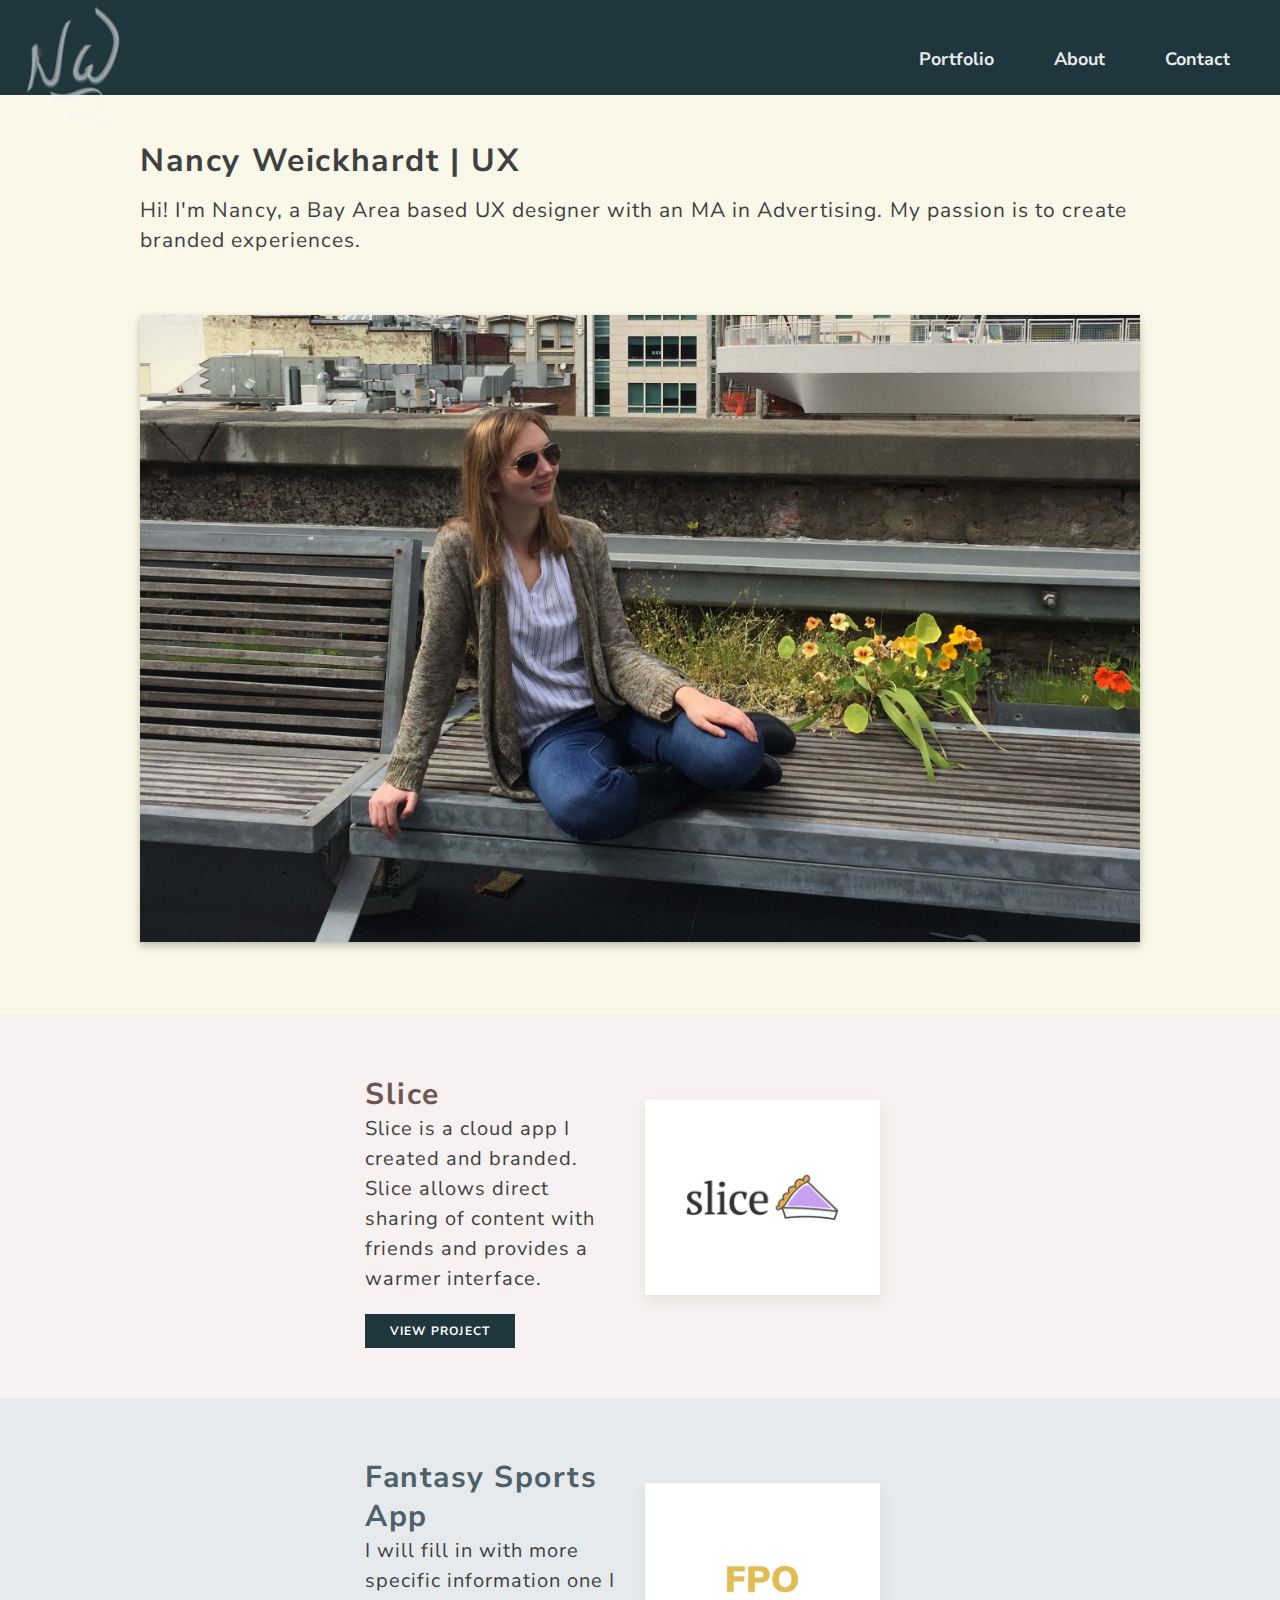
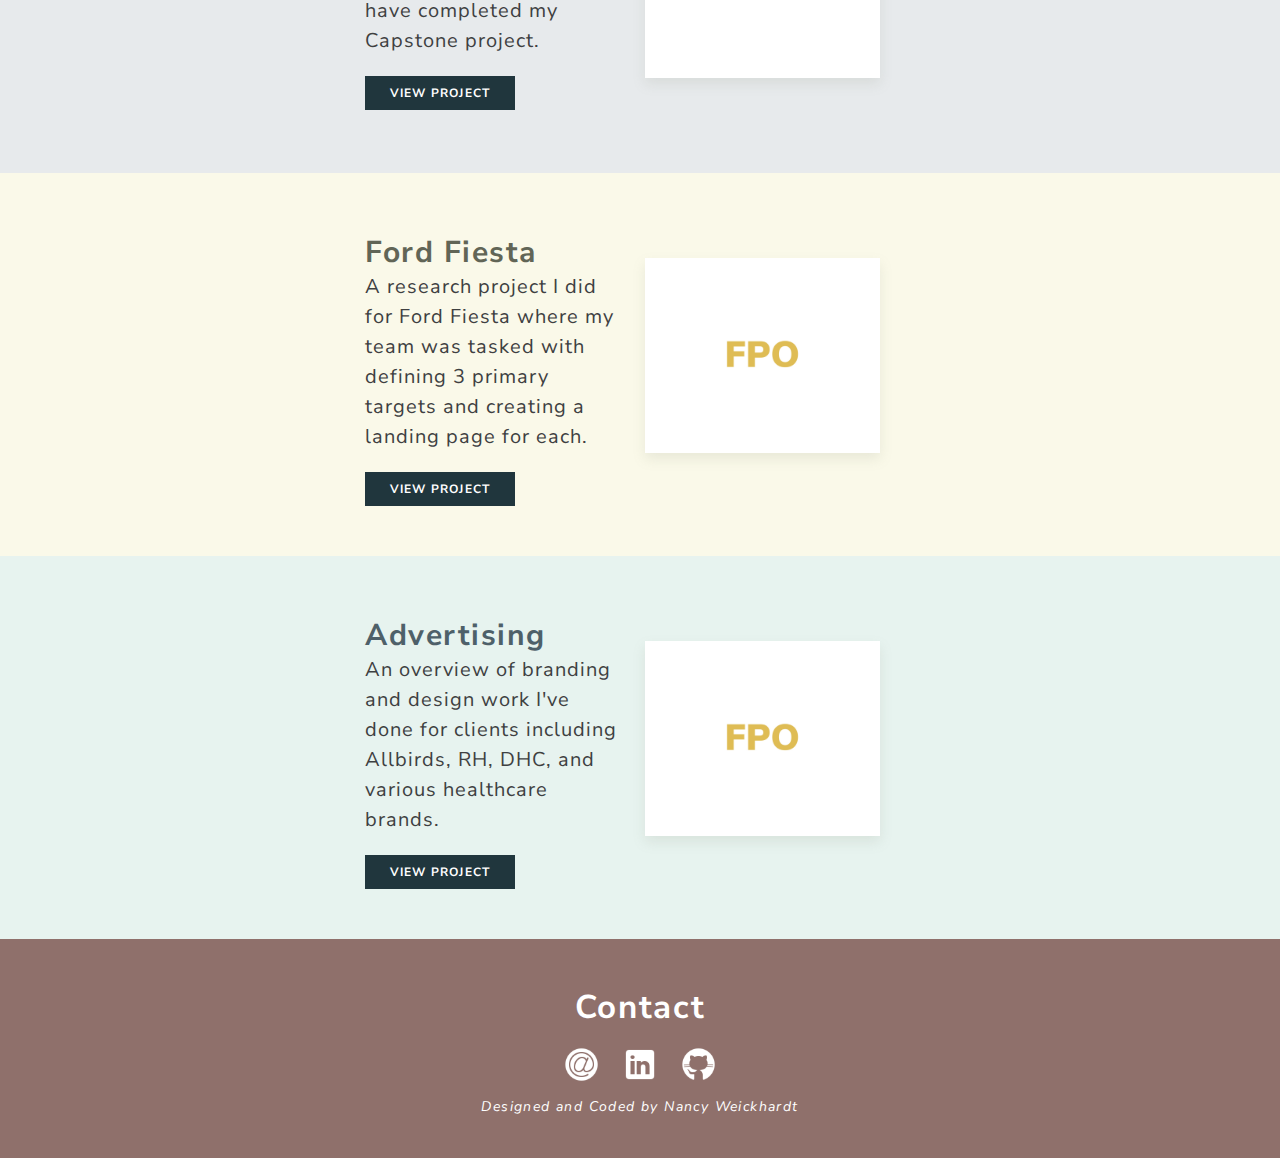
<file: index.html>
<!DOCTYPE html>
<html lang="en">

<head>
  <meta charset="UTF-8">
  <meta name="viewport" content="width=device-width, initial-scale=1.0">
  <meta http-equiv="X-UA-Compatible" content="ie=edge">

  <!-- Google Font -->
  <link href="https://fonts.googleapis.com/css2?family=Nunito+Sans:ital,wght@0,200;0,300;0,400;0,600;0,700;0,800;0,900;1,200;1,300;1,400;1,600;1,700;1,800&display=swap" rel="stylesheet">

  <!-- Font Awesome -->
  <link href="https://maxcdn.bootstrapcdn.com/font-awesome/4.7.0/css/font-awesome.min.css" rel="stylesheet">

  <!-- Custom Styles -->
  <link rel="stylesheet" type="text/css" href="styles/reset.css">
  <link rel="stylesheet" type="text/css" href="styles/main.css">

  <!-- Favicon -->
  <link rel="apple-touch-icon" sizes="180x180" href="/apple-touch-icon.png">
  <link rel="icon" type="image/png" sizes="32x32" href="/favicon-32x32.png">
  <link rel="icon" type="image/png" sizes="16x16" href="/favicon-16x16.png">
  <link rel="manifest" href="/site.webmanifest">

  <!-- Global site tag (gtag.js) - Google Analytics -->
  <script async src="https://www.googletagmanager.com/gtag/js?id=UA-172439415-1"></script>
  <script>
    window.dataLayer = window.dataLayer || [];

    function gtag() {
      dataLayer.push(arguments);
    }
    gtag('js', new Date());

    gtag('config', 'UA-172439415-1');
  </script>

  <title>Portfolio | Nancy Weickhardt</title>
</head>

<body class="container">

  <nav>
    <div class="menu-wrap">
      <input type="checkbox" class="toggler">
      <div class="hamburger">
        <div></div>
      </div>
      <div class="menu">
        <div>
          <div>
            <ul>
              <li><a href="#project_anchor" target="_blank">Portfolio</a></li>
              <li><a href="about.html">About</a></li>
              <li><a href="#contact_anchor" target="_blank">Contact</a></li>
            </ul>
          </div>
        </div>
      </div>
    </div>
    <div class="desktop-nav">
      <ul>
        <li><a href="#project_anchor">Portfolio</a></li>
        <li><a href="about.html">About</a></li>
        <li><a href="#contact_anchor">Contact</a></li>
      </ul>
    </div>
    <header class="showcase">
      <div class="container showcase-inner">
        <a href="index.html">
          <img src="images/logo.png" alt="Nancy Weickhardt Logo" class="logo"></a></div>
    </header>
  </nav>

  <section class="intro yellow_bkg">
    <h1>Nancy Weickhardt | UX</h1>
    <p class="slogan">Hi! I&#39;m Nancy, a Bay Area based UX designer with an MA in Advertising. My passion is to create branded experiences. </p>


    <section class="image_main">
      <img src="images/NW_HERO.jpg" alt="Picture of Nancy Weickhardt" class="hero">
    </section>
  </section>

  <main class="Projects">

    <!-- Project 1-->
    <section class="pink_bkg" id="project_anchor">
      <section class="project_container">
        <div class="row">
          <div class="column">
            <div class="project_text">
              <h3 class="pink_title">Slice</h3>
              <p class="project_des">Slice is a cloud app I created and branded. Slice allows direct sharing of content with friends and provides a
                warmer interface. </p>
              <section class="Primary_CTA_l">
                <a href="project.html" class="Primary_button">View Project</a>
              </section>
            </div>
          </div>
          <div class="column">
            <div class="image">
              <img src="images/slice_logo.jpg" alt="Slice: A Cloud Storage and Organization App" class="project_image">
            </div>
          </div>
        </div>
        <section class="Primary_CTA_1">
          <a href="project.html" class="Primary_button">View Project</a>
        </section>
      </section>


    </section>


    <!-- Project 2-->
    <section class="blue_bkg">
      <section class="project_container">
        <div class="row">
          <div class="column">
            <div class="project_text">
              <h3 class="blue_title">Fantasy Sports App</h3>
              <p class="project_des">I will fill in with more specific information one I have completed my Capstone project.</p>
              <section class="Primary_CTA_l">
                <a href="#" class="Primary_button">View Project</a>
              </section>
            </div>
          </div>
          <div class="column">
            <div class="image">
              <img src="images/fpo.jpg" alt="FPO" class="project_image_l">
            </div>
          </div>
        </div>
        <section class="Primary_CTA_1">
          <a href="#" class="Primary_button">View Project</a>
        </section>

      </section>
    </section>

    <!-- Project 3-->
    <section class="yellow_bkg">
      <section class="project_container">
        <div class="row">
          <div class="column">
            <div class="project_text">
              <h3 class="yellow_title">Ford Fiesta</h3>
              <p class="project_des">A research project I did for Ford Fiesta where my team was tasked with defining 3 primary targets and creating a landing page for each. </p>
              <section class="Primary_CTA_l">
                <a href="#" class="Primary_button">View Project</a>
              </section>
            </div>
          </div>
          <div class="column">
            <div class="image">
              <img src="images/fpo.jpg" alt="FPO" class="project_image">
            </div>
          </div>
        </div>
        <section class="Primary_CTA_1">
          <a href="#" class="Primary_button">View Project</a>
        </section>
      </section>

    </section>


    <!-- Project 4-->
    <section class="green_bkg">
      <section class="project_container">
        <div class="row">
          <div class="column">
            <div class="project_text">
              <h3 class="green_title">Advertising</h3>
              <p class="project_des"> An overview of branding and design work I&#39;ve done for clients including Allbirds, RH, DHC, and various healthcare brands. </p>
              <section class="Primary_CTA_l">
                <a href="#" class="Primary_button">View Project</a>
              </section>
            </div>
          </div>
          <div class="column">
            <div class="image">
              <img src="images/fpo.jpg" alt="FPO" class="project_image_l">
            </div>
          </div>
        </div>
        <section class="Primary_CTA_1">
          <a href="#" class="Primary_button">View Project</a>
        </section>

      </section>
    </section>



  </main>


  <footer id="contact_anchor">
    <h2>Contact</h2>



    <section class="ContactLinks">
      <a href="mailto:neweickh@gmail.com" target="_blank">
        <img src="images/email.png" alt="Email link" class="BottomNavLink">
      </a>
      <a href="https://www.linkedin.com/in/nancy-weickhardt-1a2a9557/" target="_blank">
        <img src="images/linkedin.png" alt="Linkedin link" class="BottomNavLink">
      </a>
      <a href="https://github.com/nancyweickhardt" target="_blank">
        <img src="images/github.png" alt="Github link" class="BottomNavLink">
      </a>

    </section>



    <section class="post_footer_text">
      <p>Designed and Coded by Nancy Weickhardt</p>
    </section>
  </footer>


</body>

</html>
</file>
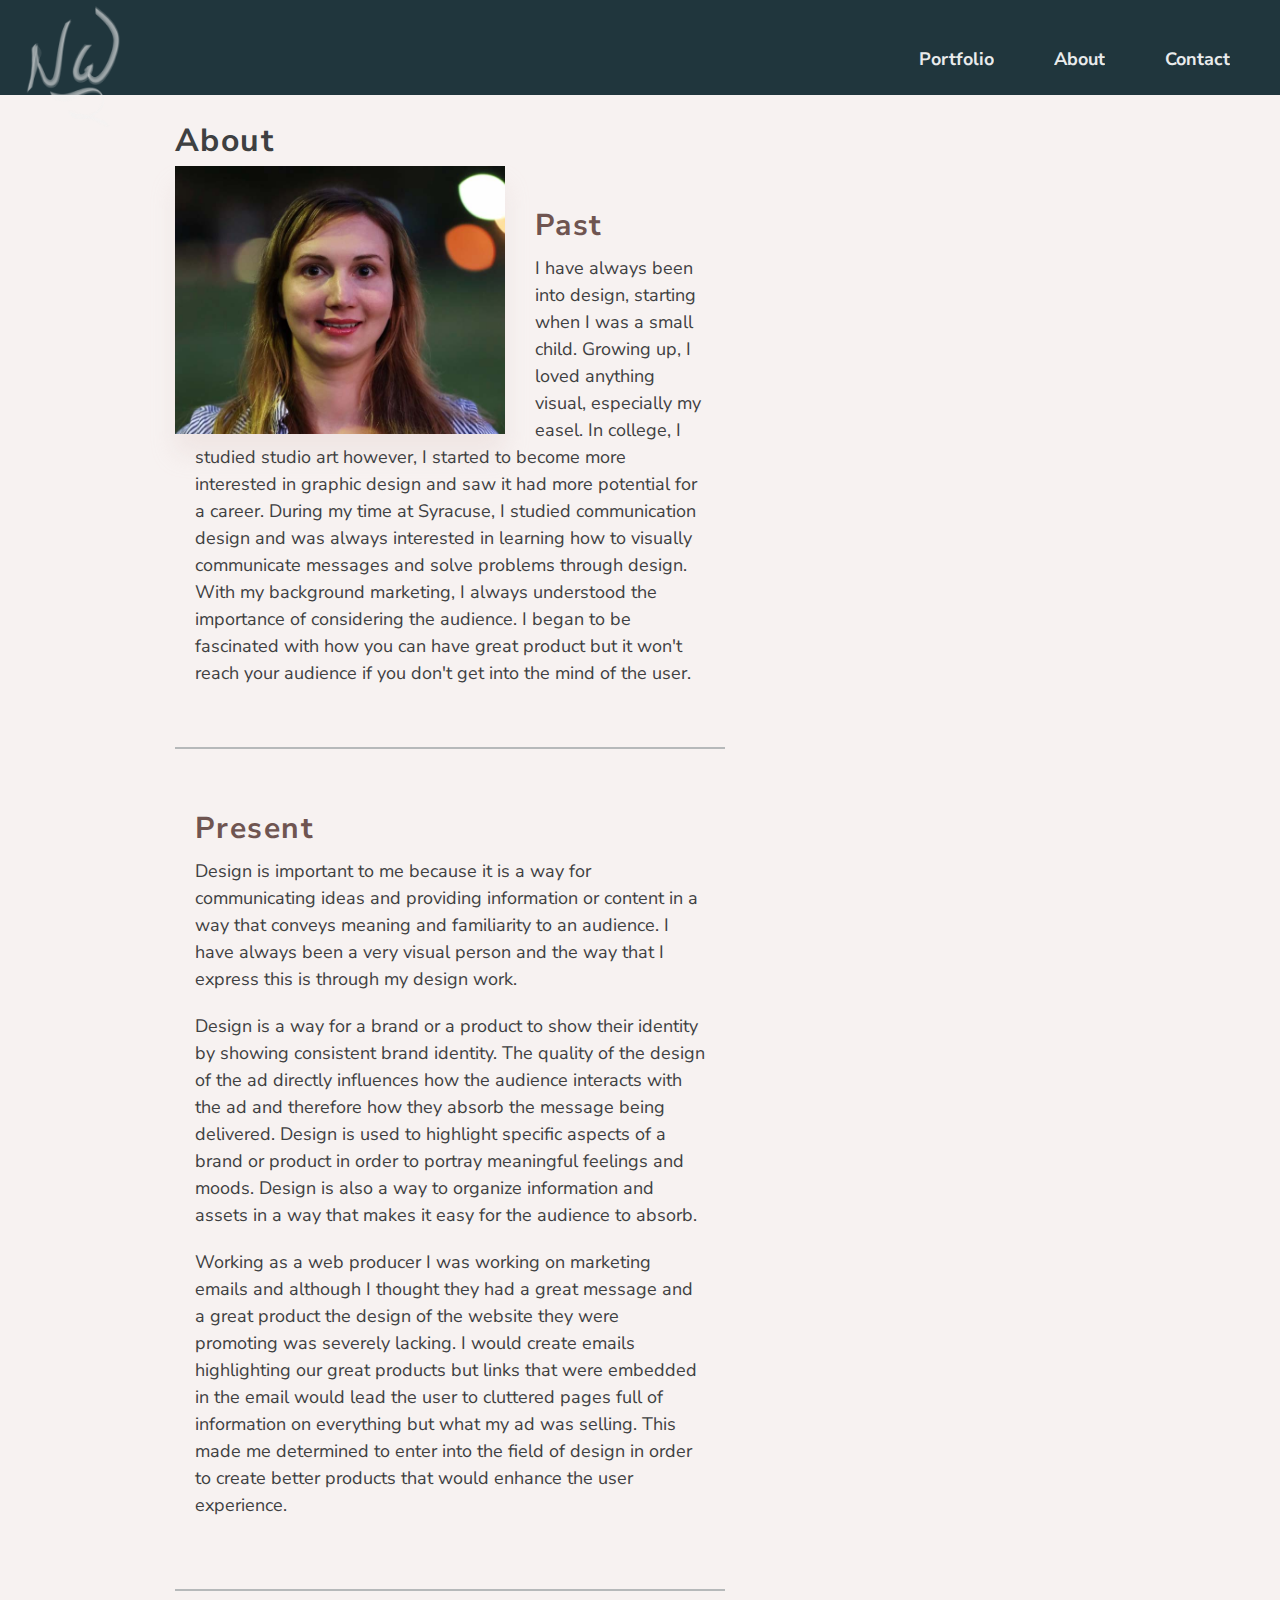
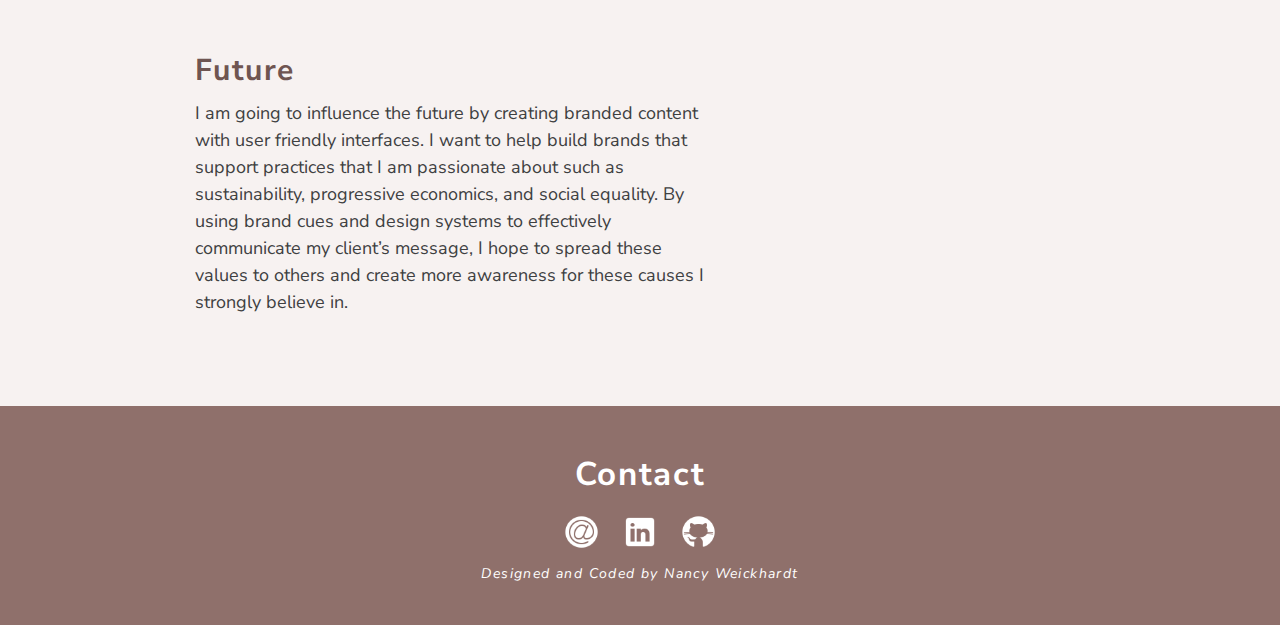
<file: about.html>
<!DOCTYPE html>
<html lang="en">

<head>
  <meta charset="UTF-8">
  <meta name="viewport" content="width=device-width, initial-scale=1.0">
  <meta http-equiv="X-UA-Compatible" content="ie=edge">

  <!-- Google Font -->
  <link href="https://fonts.googleapis.com/css2?family=Nunito+Sans:ital,wght@0,200;0,300;0,400;0,600;0,700;0,800;0,900;1,200;1,300;1,400;1,600;1,700;1,800&display=swap" rel="stylesheet">

  <!-- Font Awesome -->
  <link href="https://maxcdn.bootstrapcdn.com/font-awesome/4.7.0/css/font-awesome.min.css" rel="stylesheet">

  <!-- Custom Styles -->
  <link rel="stylesheet" type="text/css" href="styles/reset.css">
  <link rel="stylesheet" type="text/css" href="styles/main.css">

  <!-- Favicon -->
  <link rel="apple-touch-icon" sizes="180x180" href="/apple-touch-icon.png">
  <link rel="icon" type="image/png" sizes="32x32" href="/favicon-32x32.png">
  <link rel="icon" type="image/png" sizes="16x16" href="/favicon-16x16.png">
  <link rel="manifest" href="/site.webmanifest">

  <!-- Global site tag (gtag.js) - Google Analytics -->
  <script async src="https://www.googletagmanager.com/gtag/js?id=UA-172439415-1"></script>
  <script>
    window.dataLayer = window.dataLayer || [];

    function gtag() {
      dataLayer.push(arguments);
    }
    gtag('js', new Date());

    gtag('config', 'UA-172439415-1');
  </script>

  <title>Portfolio | Nancy Weickhardt</title>
</head>

<body class="container">

  <nav>
    <div class="menu-wrap">
      <input type="checkbox" class="toggler">
      <div class="hamburger">
        <div></div>
      </div>
      <div class="menu">
        <div>
          <div>
            <ul>
              <li><a href="project.html" target="_blank">Portfolio</a></li>
              <li><a href="about.html">About</a></li>
              <li><a href="#contact_anchor" target="_blank">Contact</a></li>
            </ul>
          </div>
        </div>
      </div>
    </div>
    <div class="desktop-nav">
      <ul>
        <li><a href="project.html">Portfolio</a></li>
        <li><a href="about.html">About</a></li>
        <li><a href="#contact_anchor">Contact</a></li>
      </ul>
    </div>
    <header class="showcase">
      <div class="container showcase-inner">
        <a href="index.html">
          <img src="images/logo.png" alt="Nancy Weickhardt Logo" class="logo"></a></div>
    </header>
  </nav>

  <main class="pink_bkg">

    <section class="about_container">
      <h1>About</h1>
      <div class="about_wrap">
        <img src="images/about.jpg" alt="Picture of Nancy Weickhardt" class="hero_about">

        <div class="about_text-wrap">
          <h3 class="pink_title">Past</h3>
          <p class="body_text">I have always been into design, starting when I was a small child. Growing up, I loved anything visual, especially my easel. In college, I studied studio art however, I started to become more interested in graphic
            design and saw
            it had more potential for a career. During my time at Syracuse, I studied communication design and was always interested in learning how to visually communicate messages and solve problems through design. With my background marketing, I
            always
            understood the importance of considering the audience. I began to be fascinated with how you can have great product but it won't reach your audience if you don't get into the mind of the user. </p>
        </div>
      </div>
      <div class="line"></div>
      <div class="about_text">
        <section class="future">
          <h3 class="pink_title">Present</h3>
          <p class="body_text">Design is important to me because it is a way for communicating ideas and providing information or content in a way that conveys meaning and familiarity to an audience. I have always been a very visual person and the
            way that I express this is through my design work. </p>
          <p class="body_text">Design is a way for a brand or a product to show their identity by showing consistent brand identity. The quality of the design of the ad directly influences how the audience interacts with the ad and therefore how
            they absorb the message being delivered. Design is used to highlight specific aspects of a brand or product in order to portray meaningful feelings and moods. Design is also a way to organize information and assets in a way that makes it
            easy for
            the audience to absorb. </p>
          <p class="body_text">Working as a web producer I was working on marketing emails and although I thought they had a great message and a great product the design of the website they were promoting was severely lacking. I would create
            emails highlighting our great products but links that were embedded in the email would lead the user to cluttered pages full of information on everything but what my ad was selling. This made me determined to enter into the field of
            design in order to create better products that would enhance the user experience. </p>
        </section>
        <div class="line"></div>
        <section class="future">
          <h3 class="pink_title">Future</h3>
          <p class="body_text">I am going to influence the future by creating branded content with user friendly interfaces. I want to help build brands that support practices that I am passionate about such as sustainability, progressive
            economics, and social equality. By using brand cues and design systems to effectively communicate my client’s message, I hope to spread these values to others and create more awareness for these causes I strongly believe in.</p>
        </section>
      </div>
    </section>




  </main>


  <footer id="contact_anchor">
    <h2>Contact</h2>



    <section class="ContactLinks">
      <a href="mailto:neweickh@gmail.com" target="_blank">
        <img src="images/email.png" alt="Email link" class="BottomNavLink">
      </a>
      <a href="https://www.linkedin.com/in/nancy-weickhardt-1a2a9557/" target="_blank">
        <img src="images/linkedin.png" alt="Linkedin link" class="BottomNavLink">
      </a>
      <a href="https://github.com/nancyweickhardt" target="_blank">
        <img src="images/github.png" alt="Github link" class="BottomNavLink">
      </a>

    </section>



    <section class="post_footer_text">
      <p>Designed and Coded by Nancy Weickhardt</p>
    </section>
  </footer>


</body>

</html>
</file>
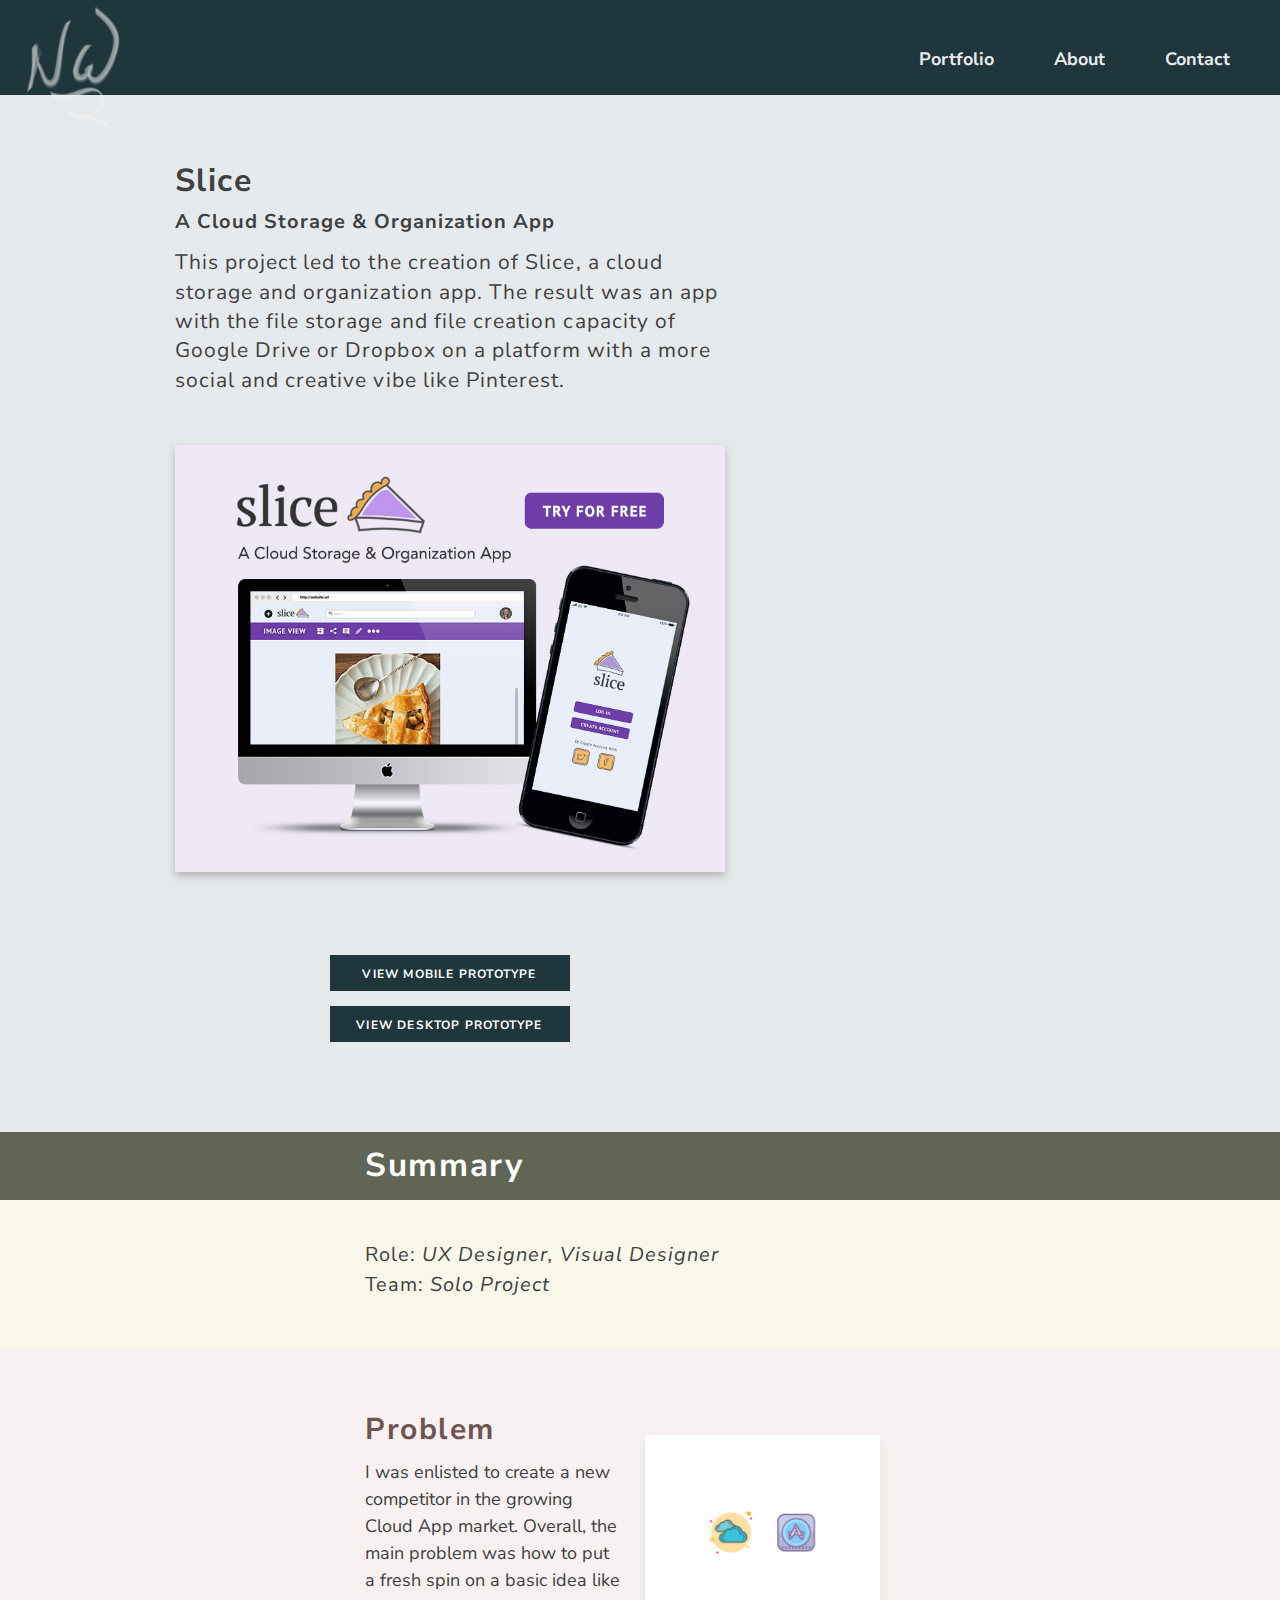
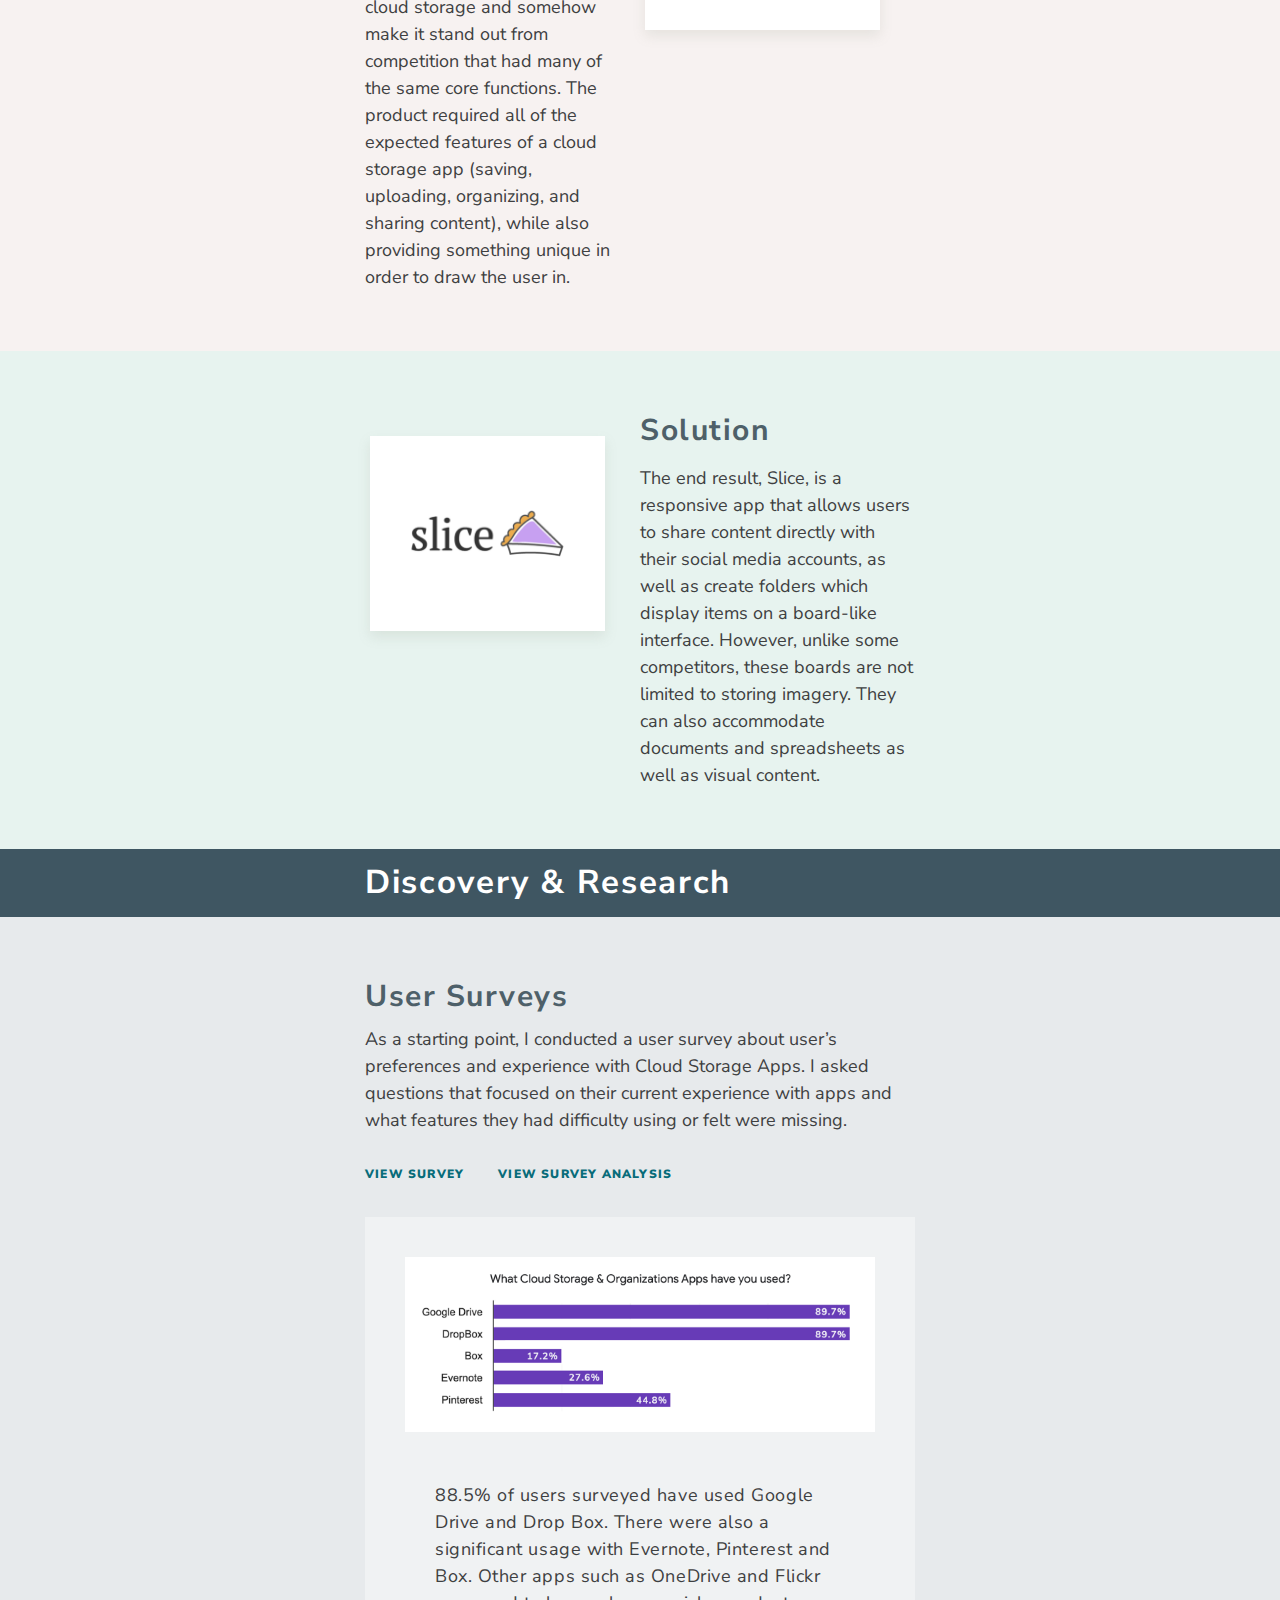
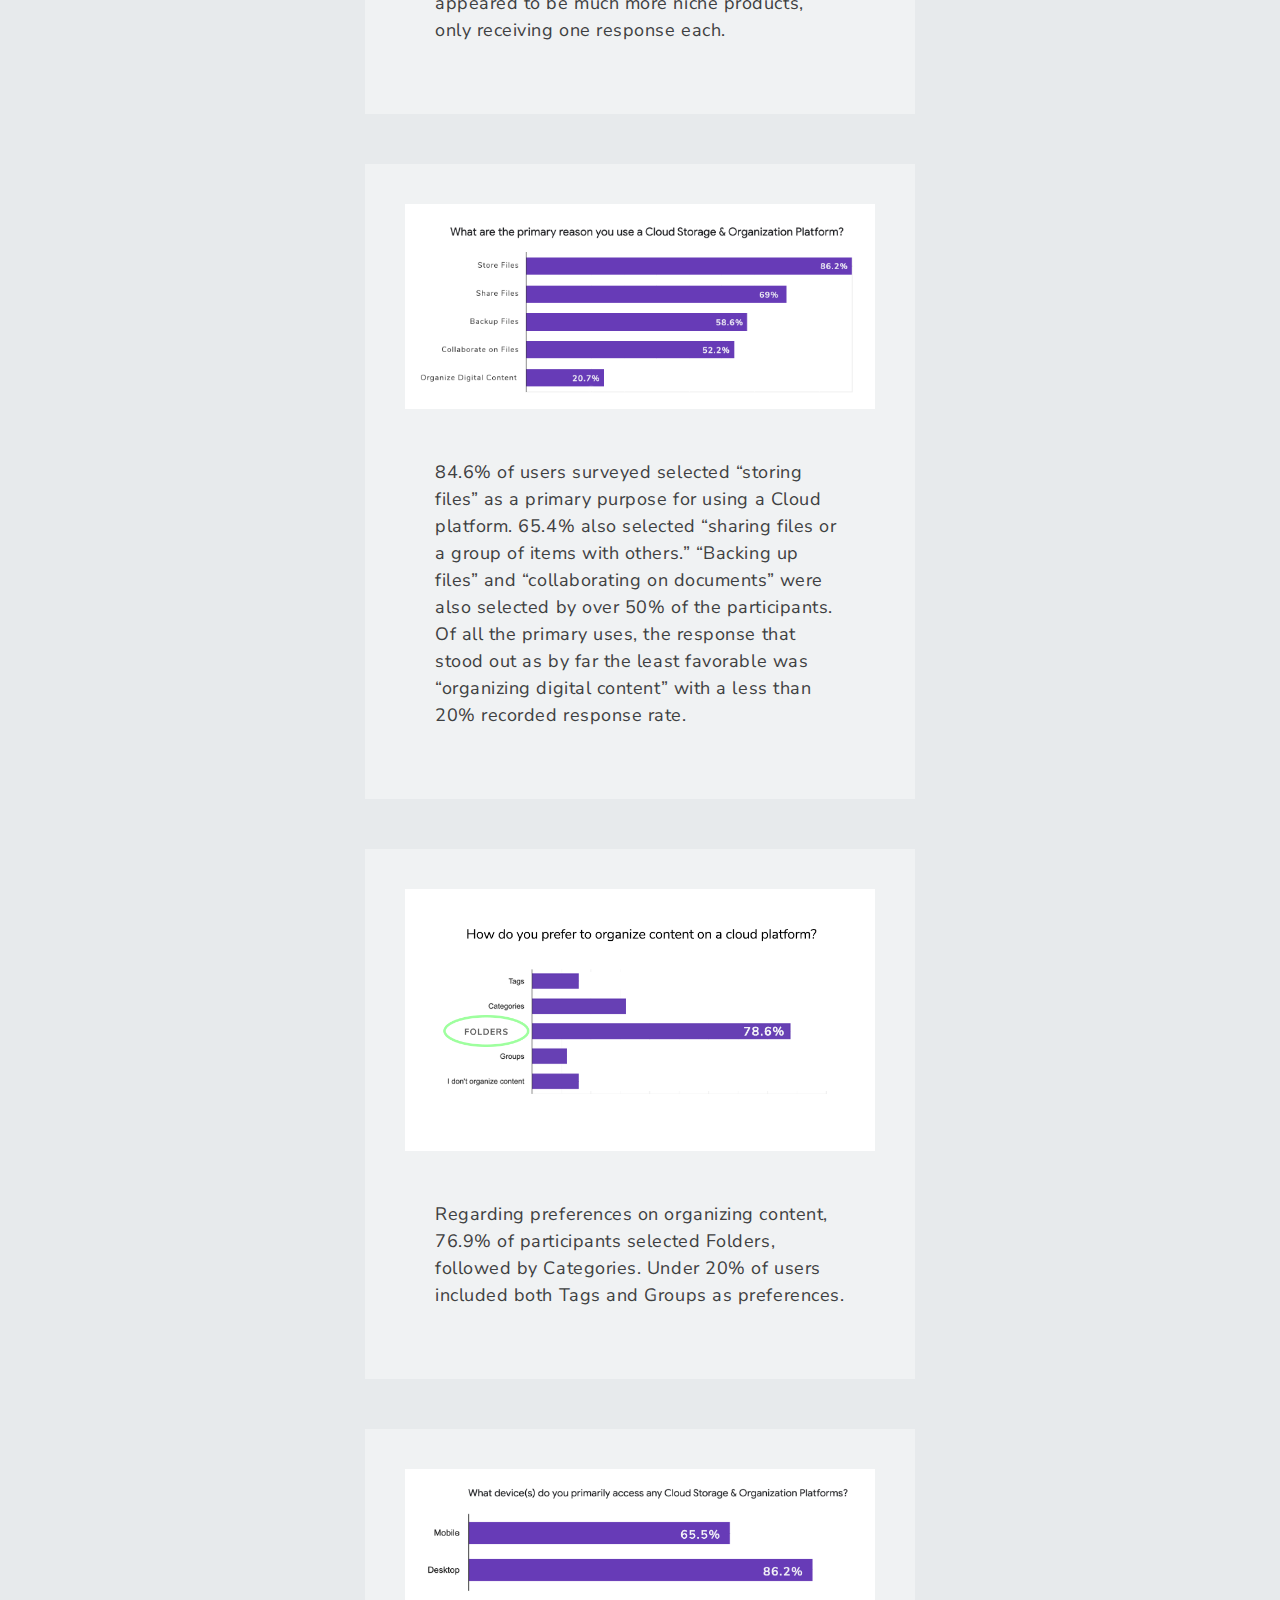
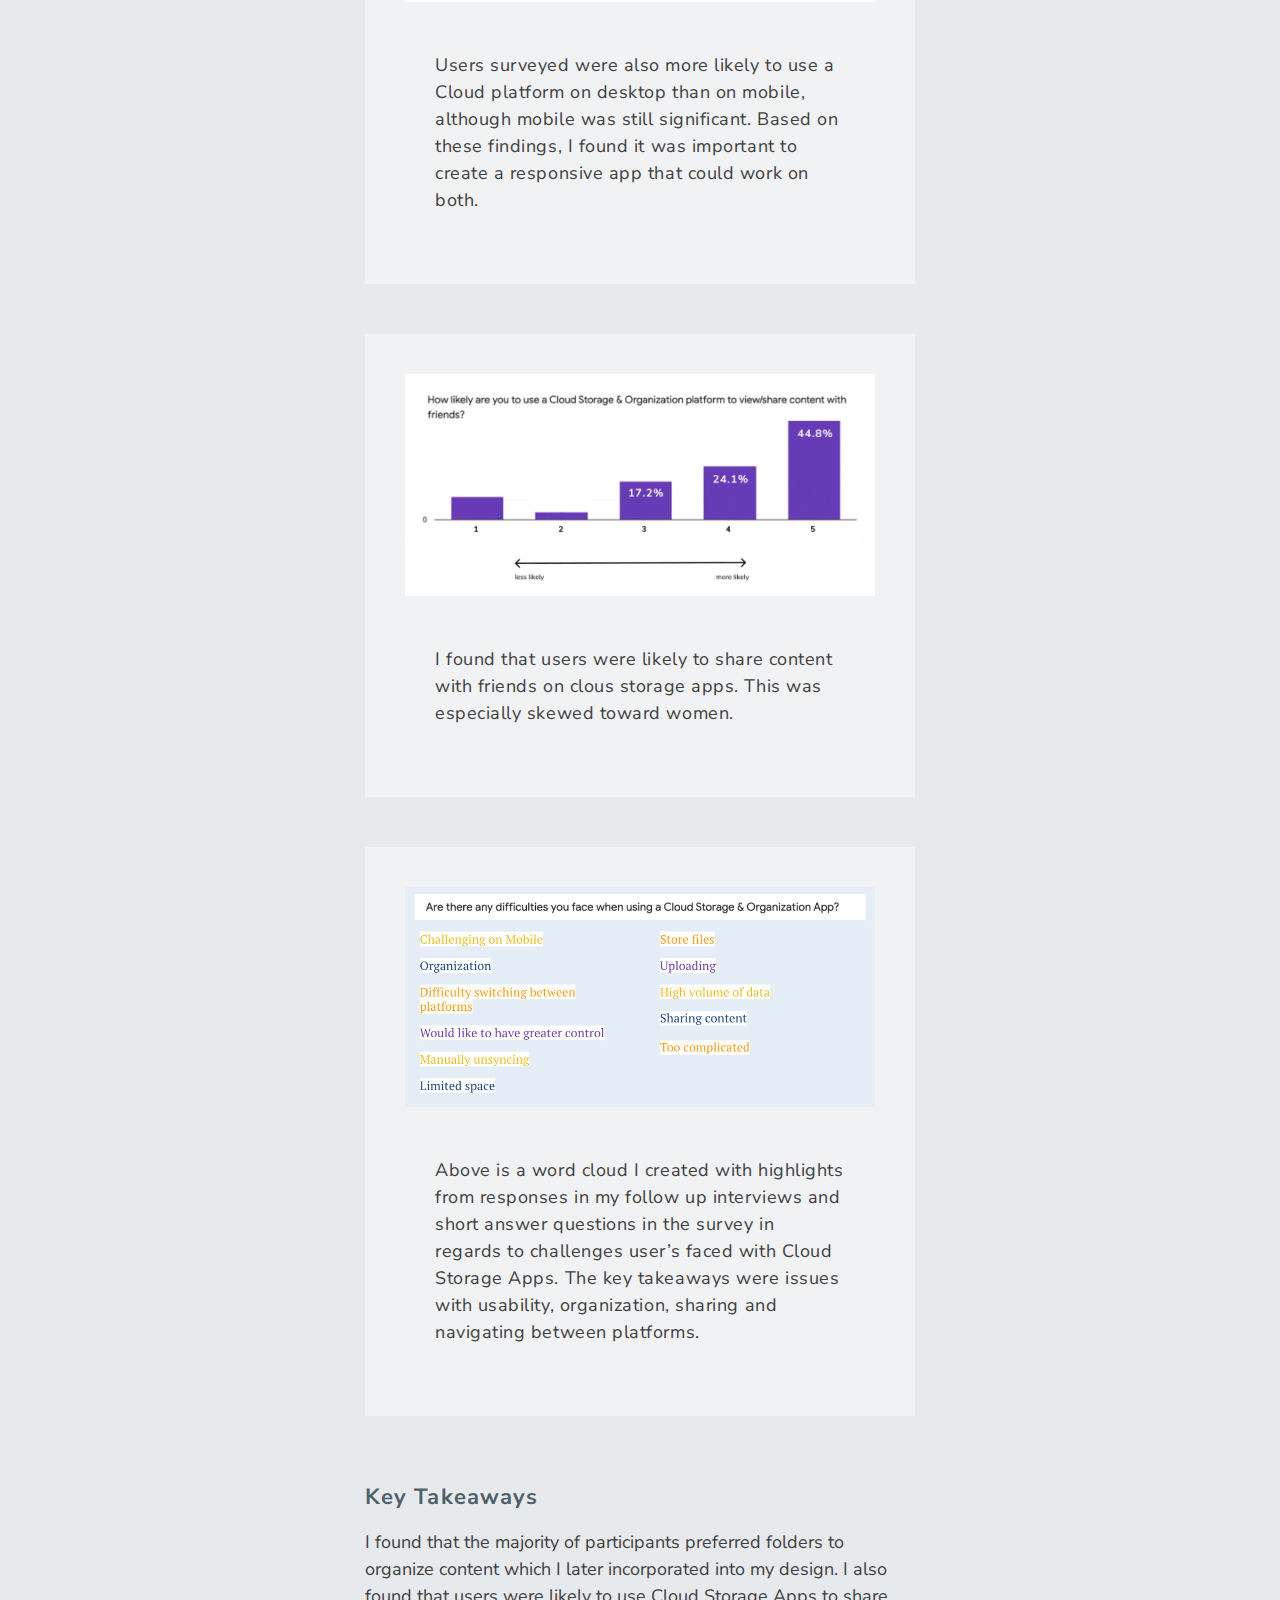
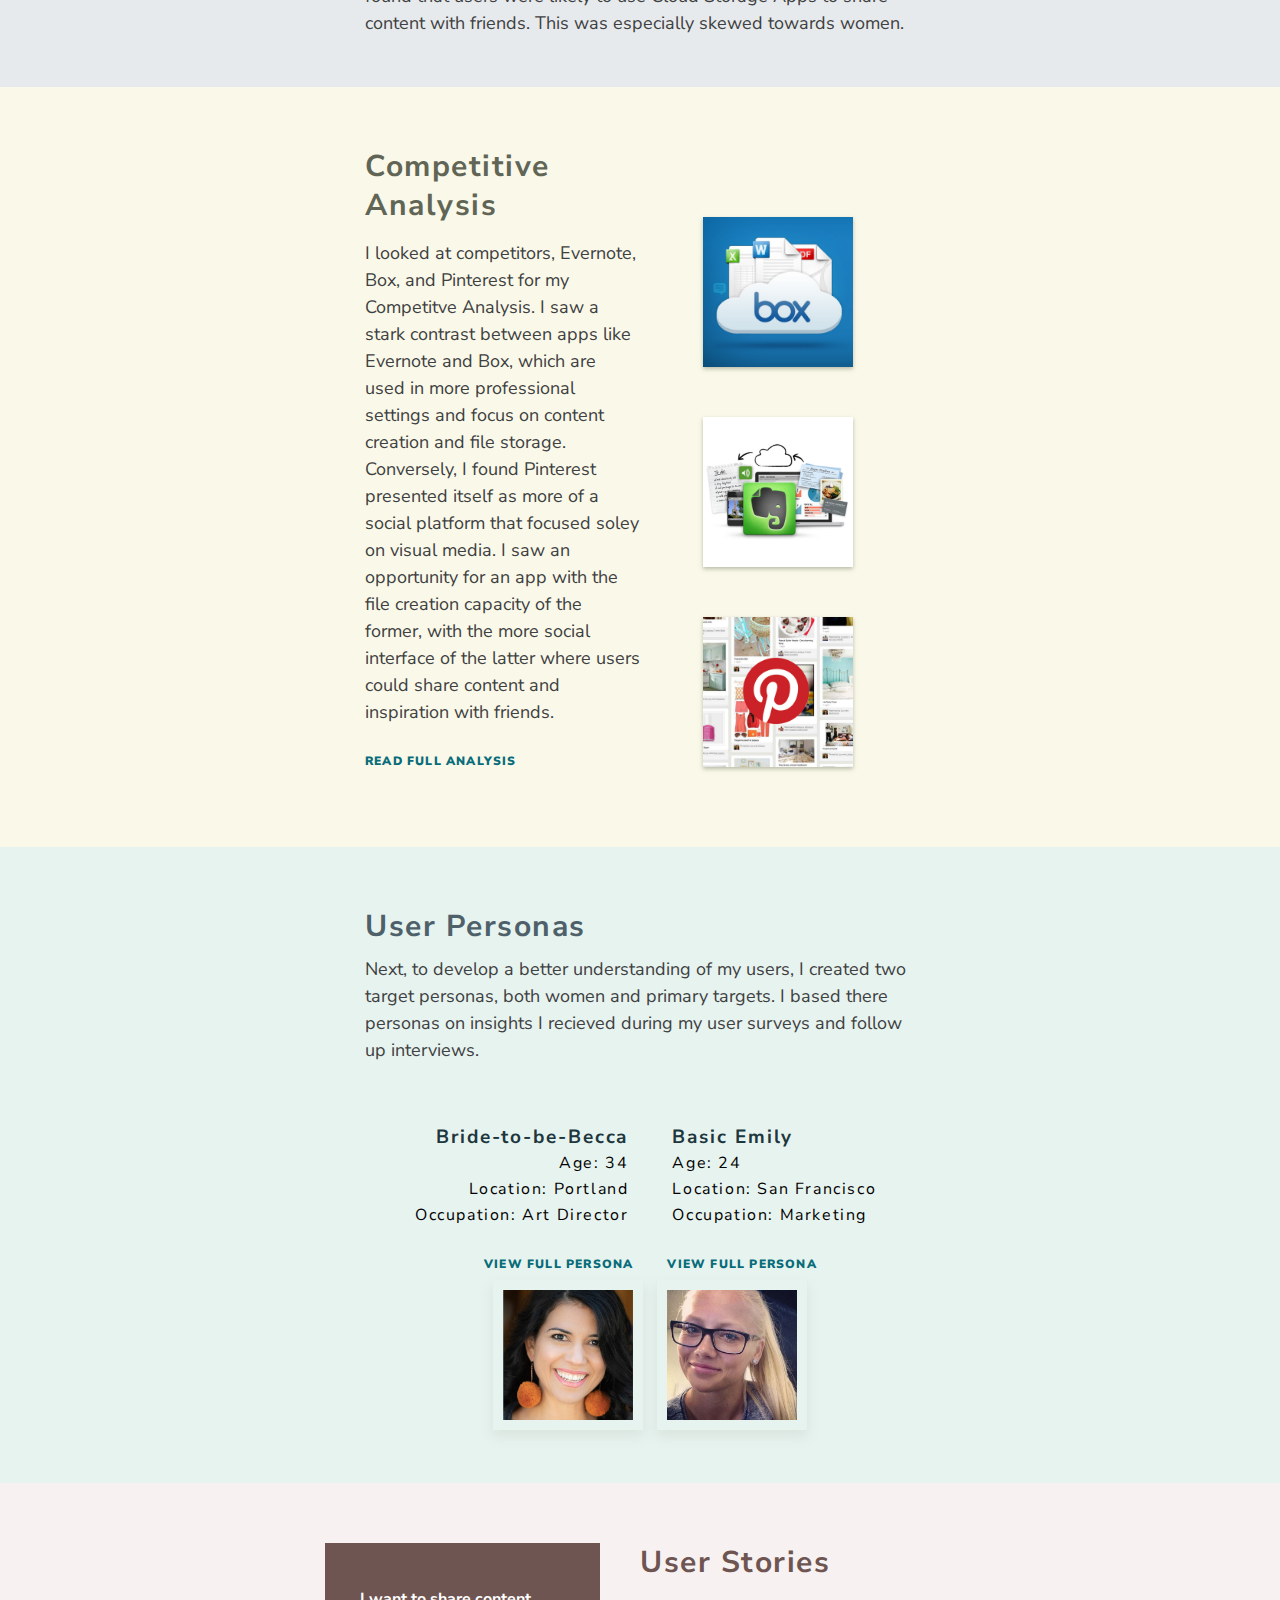
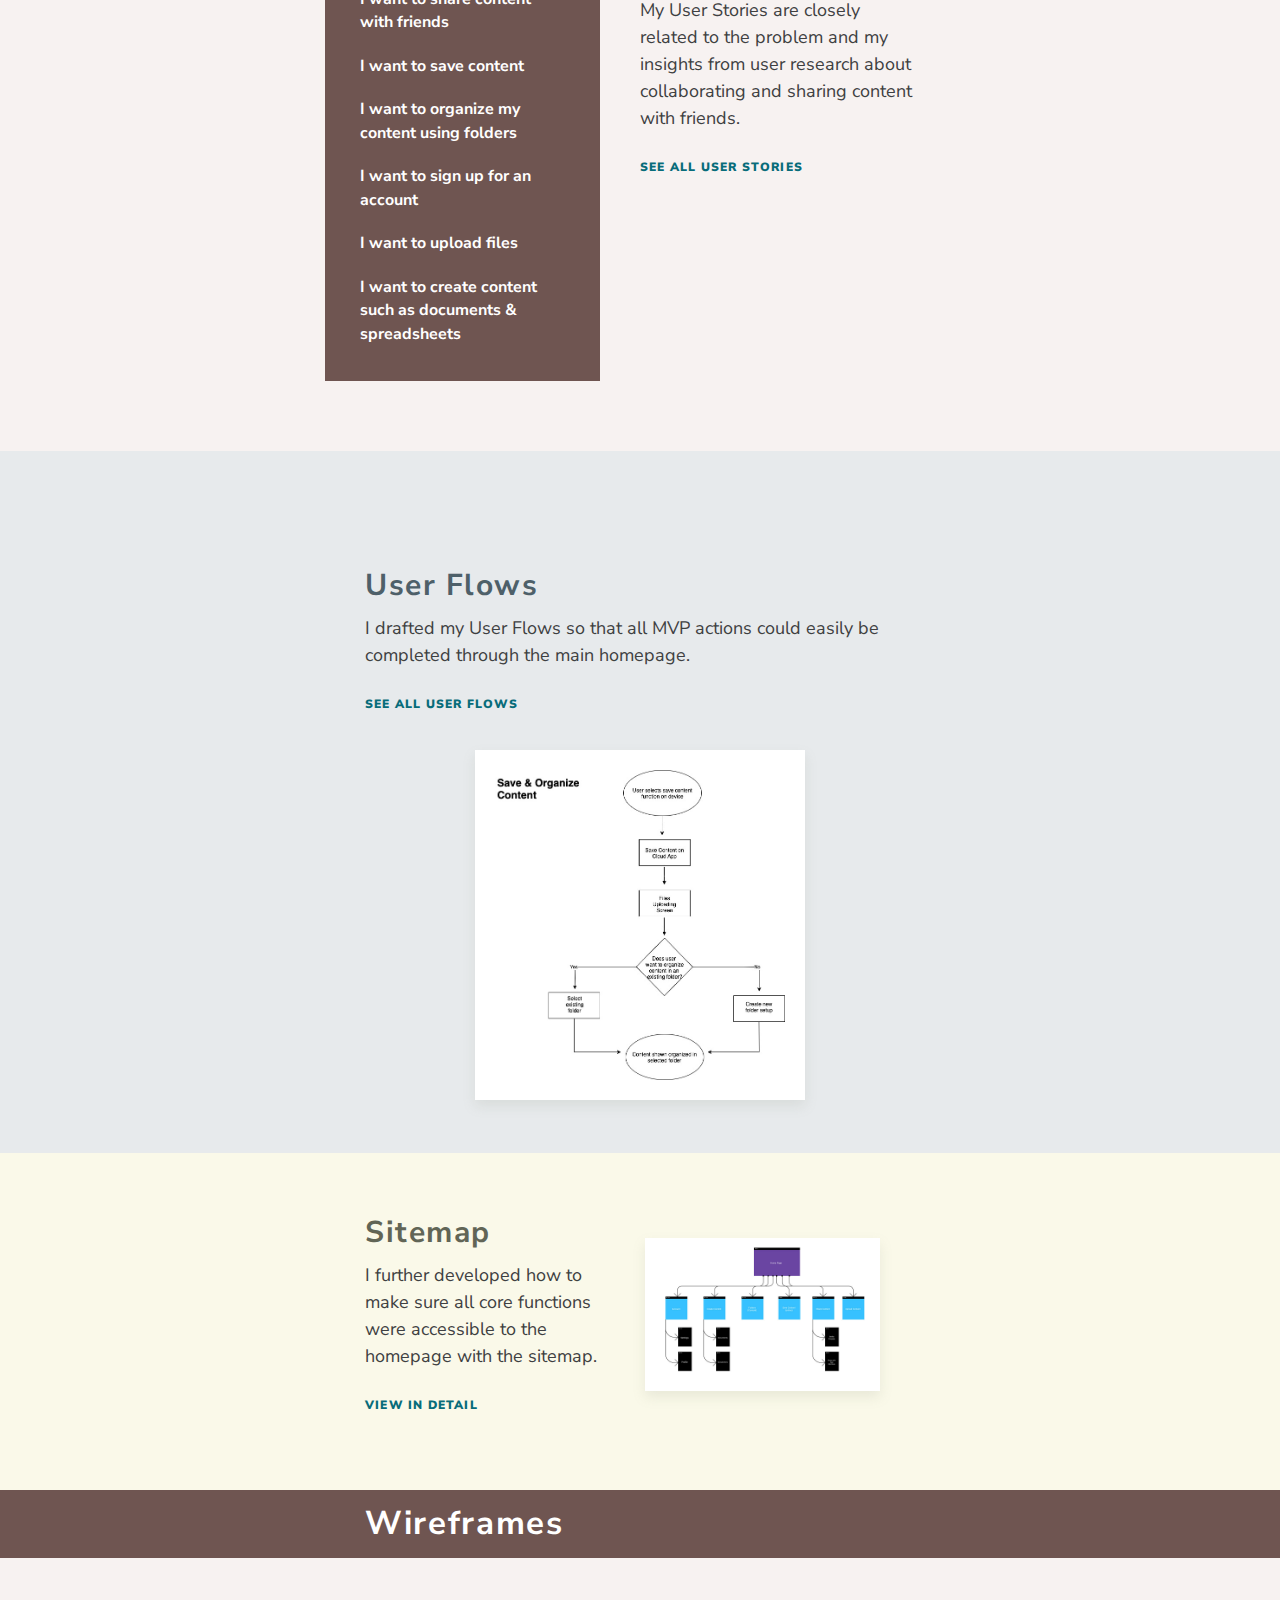
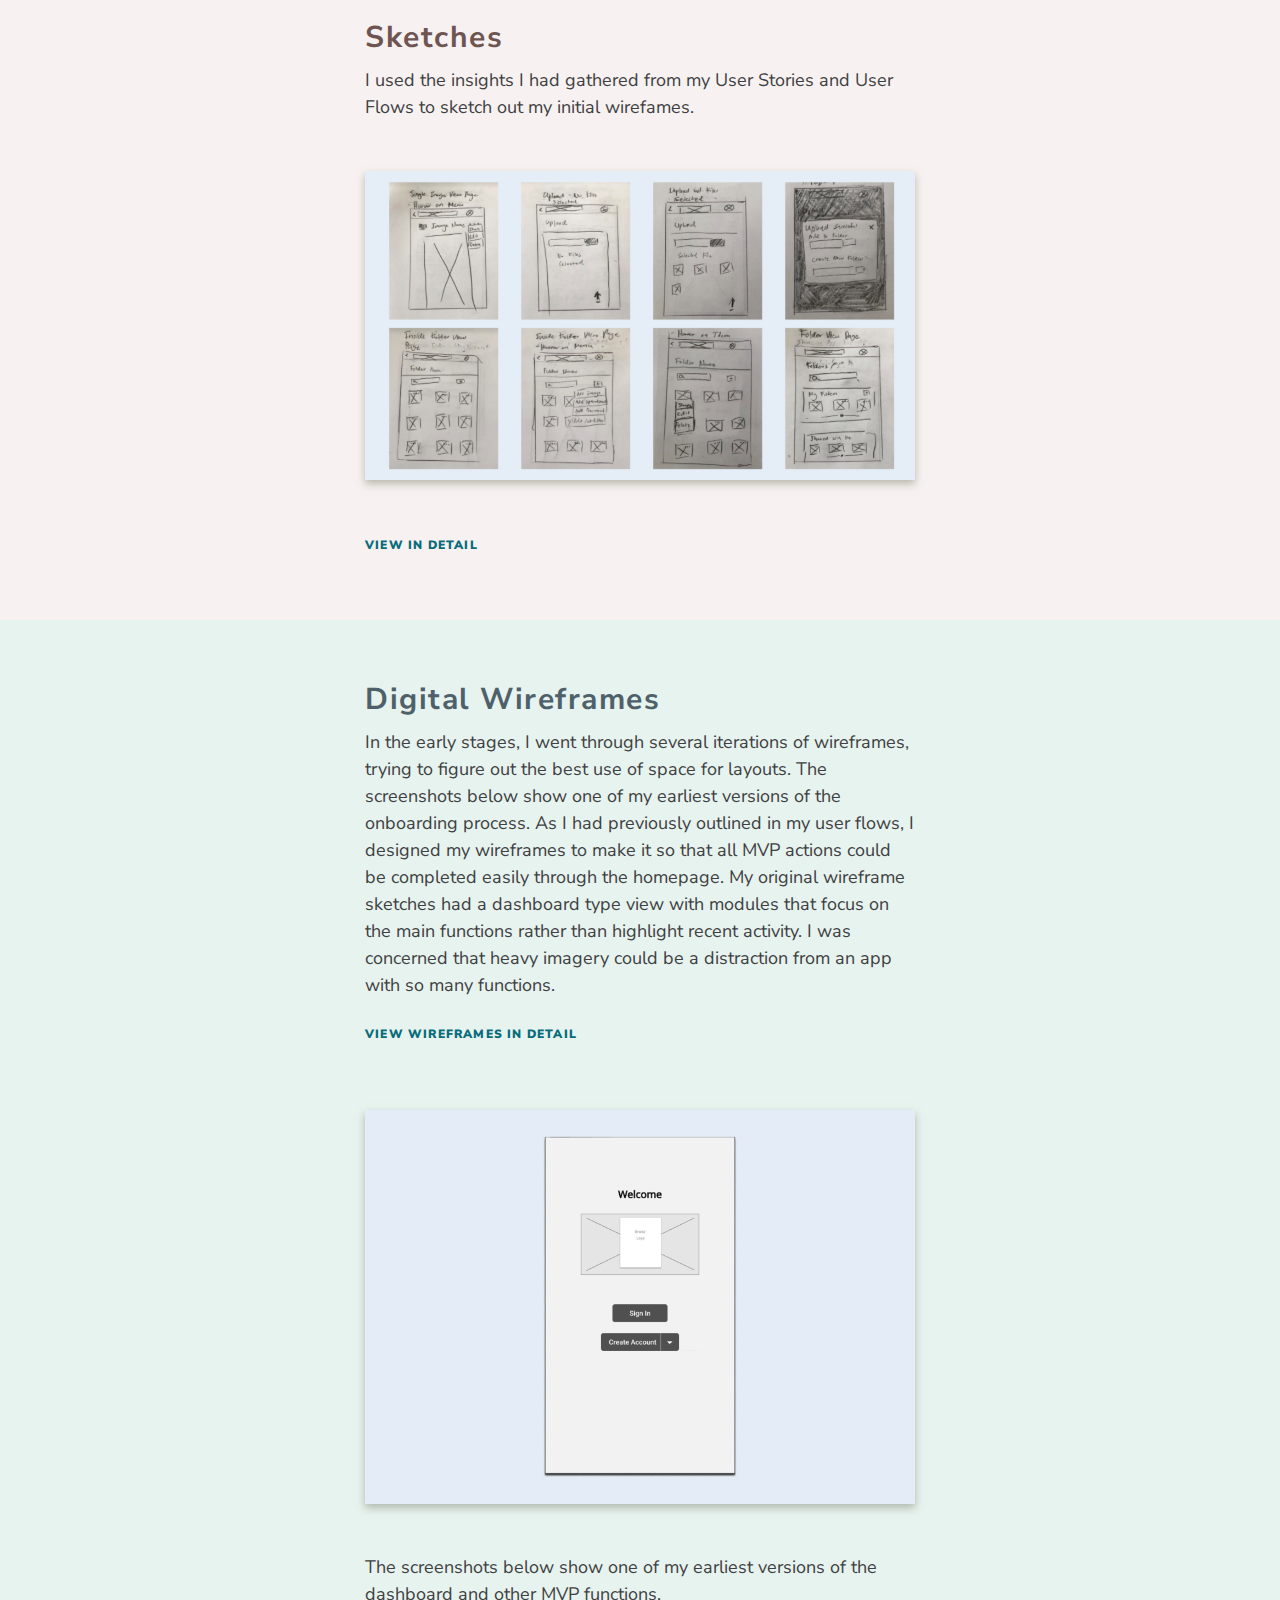
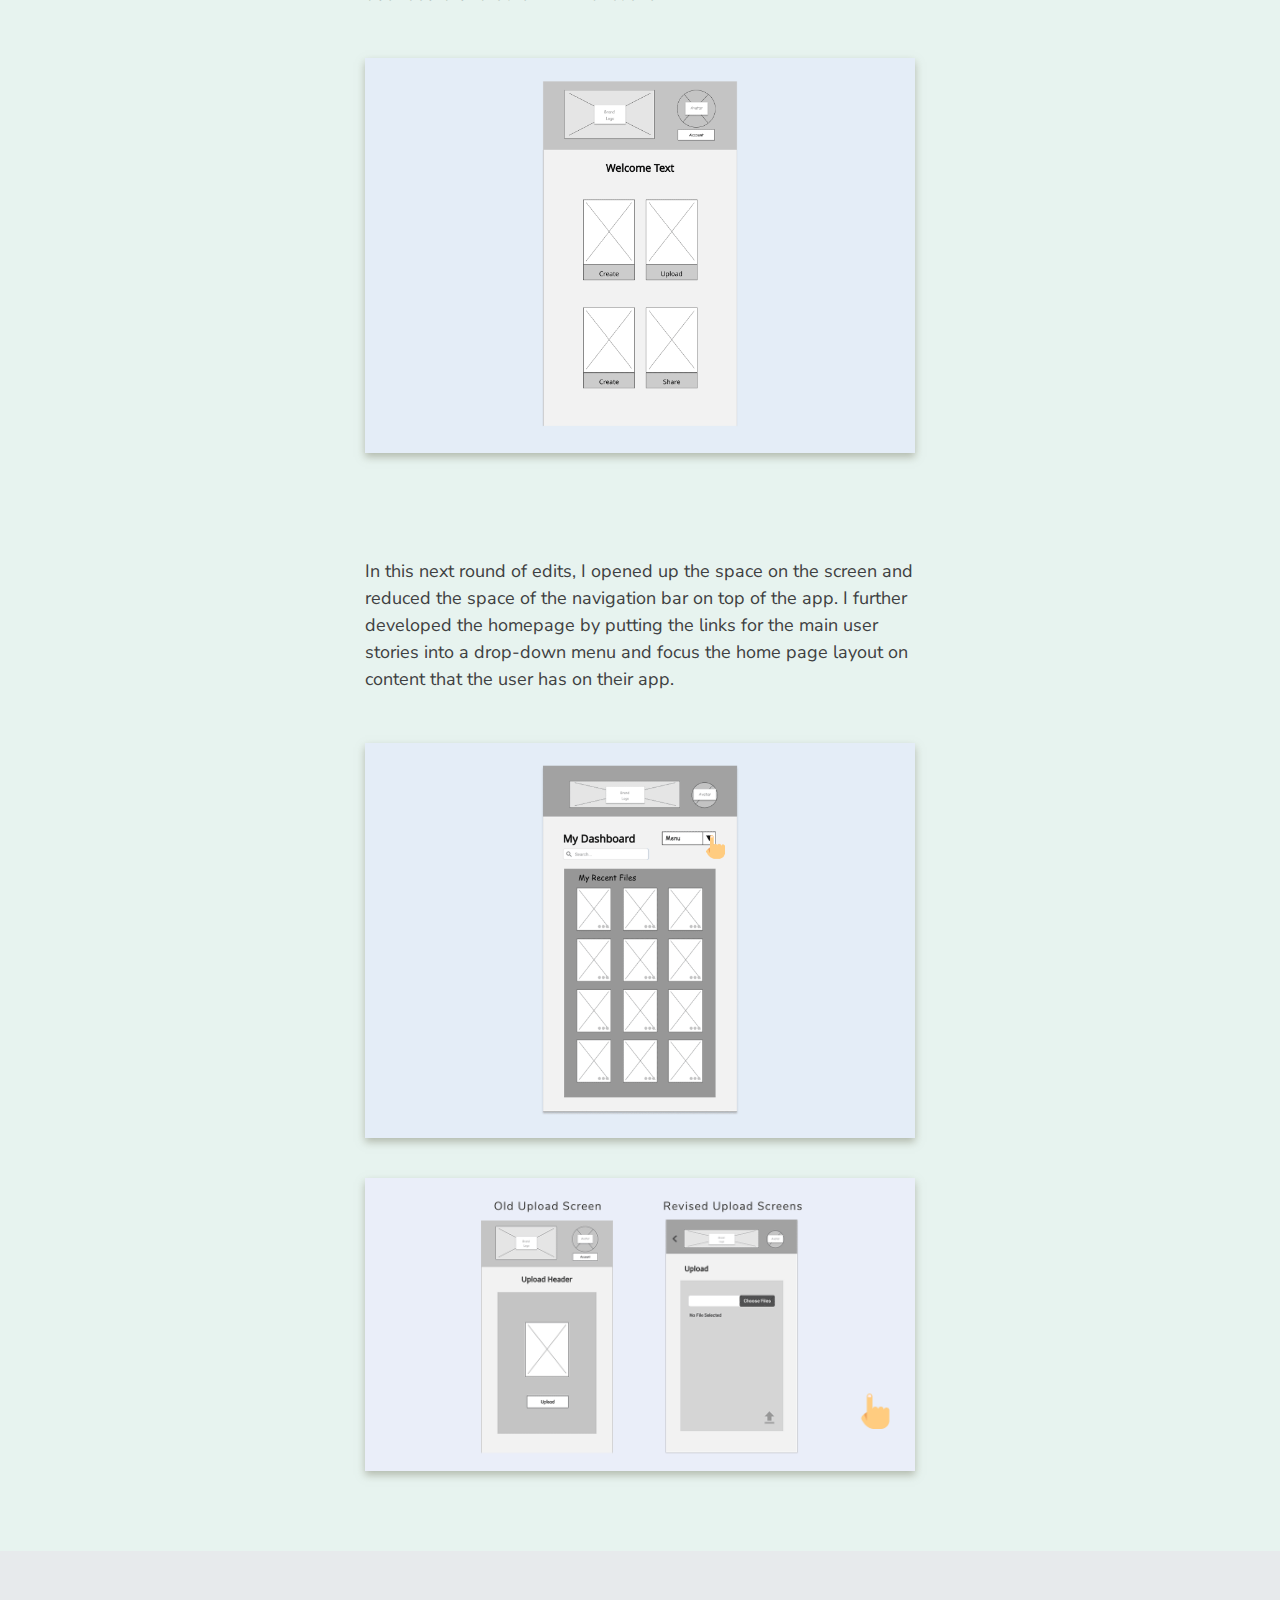
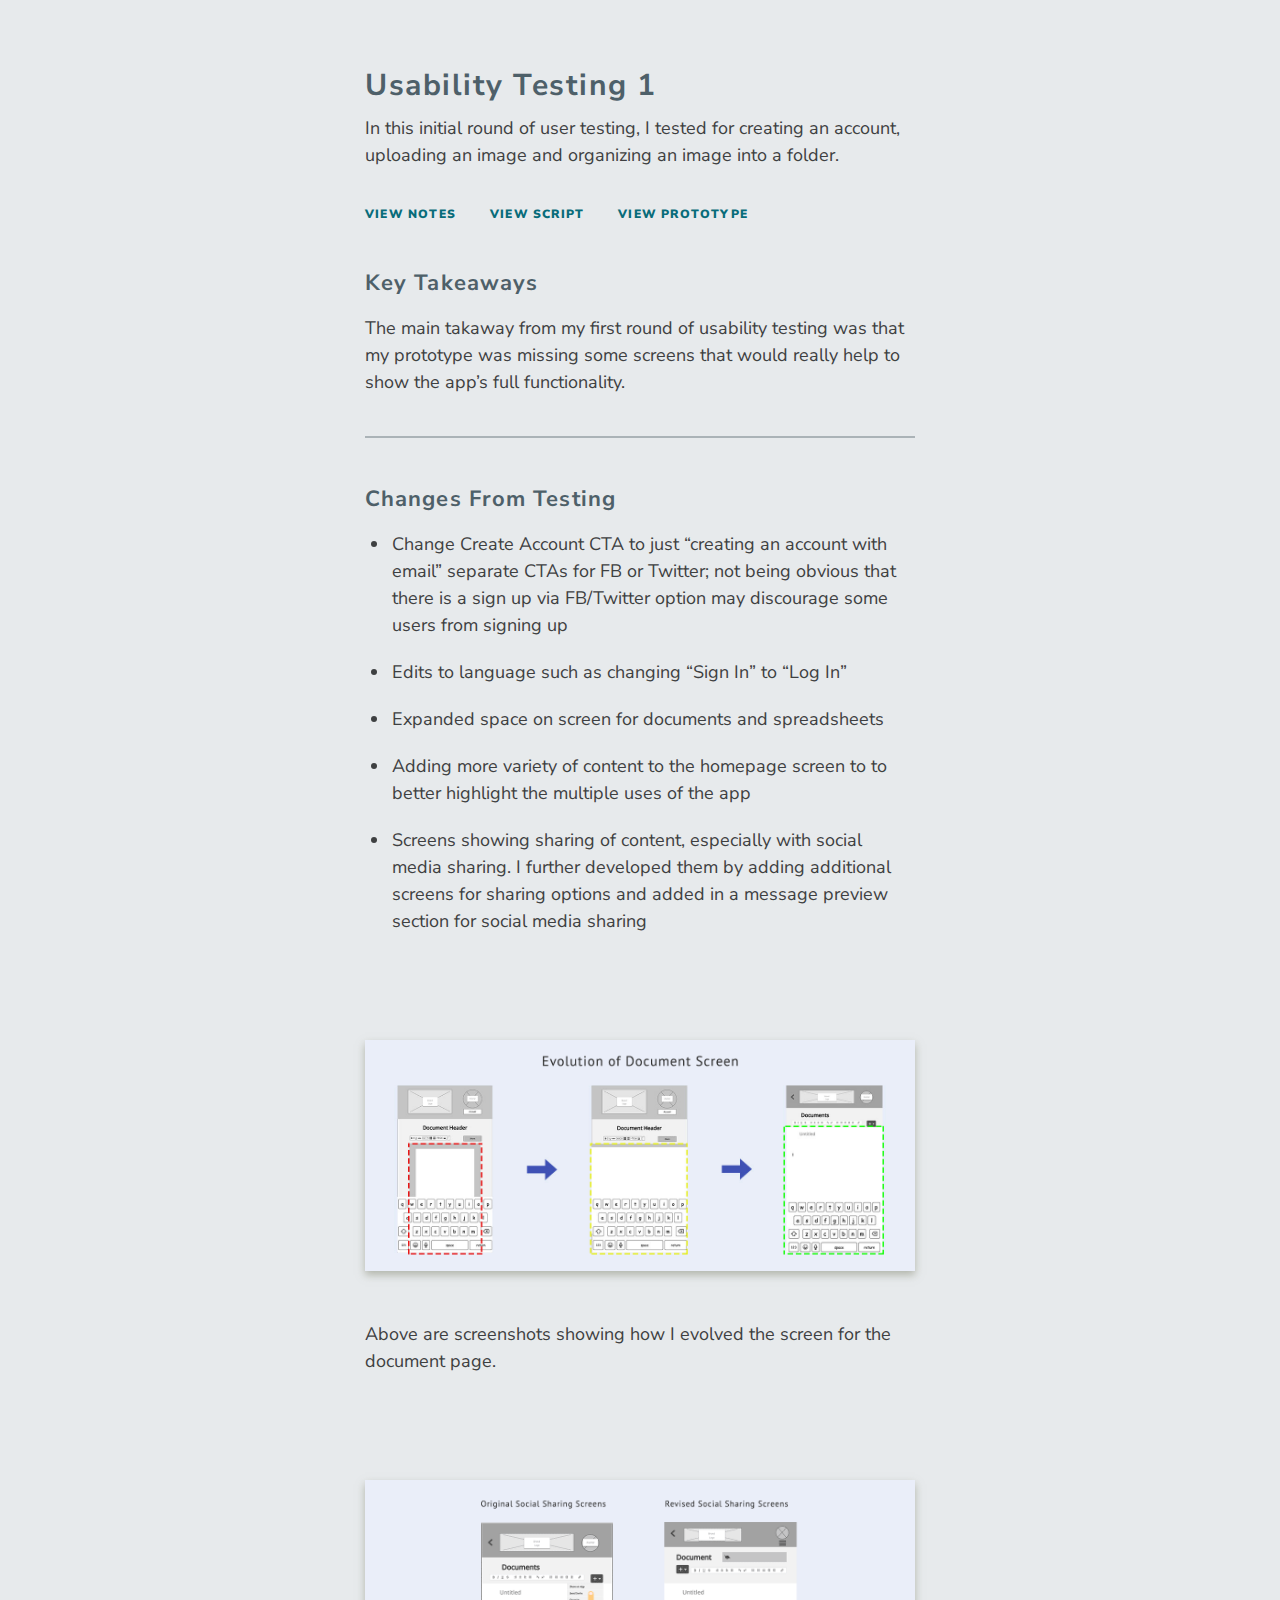
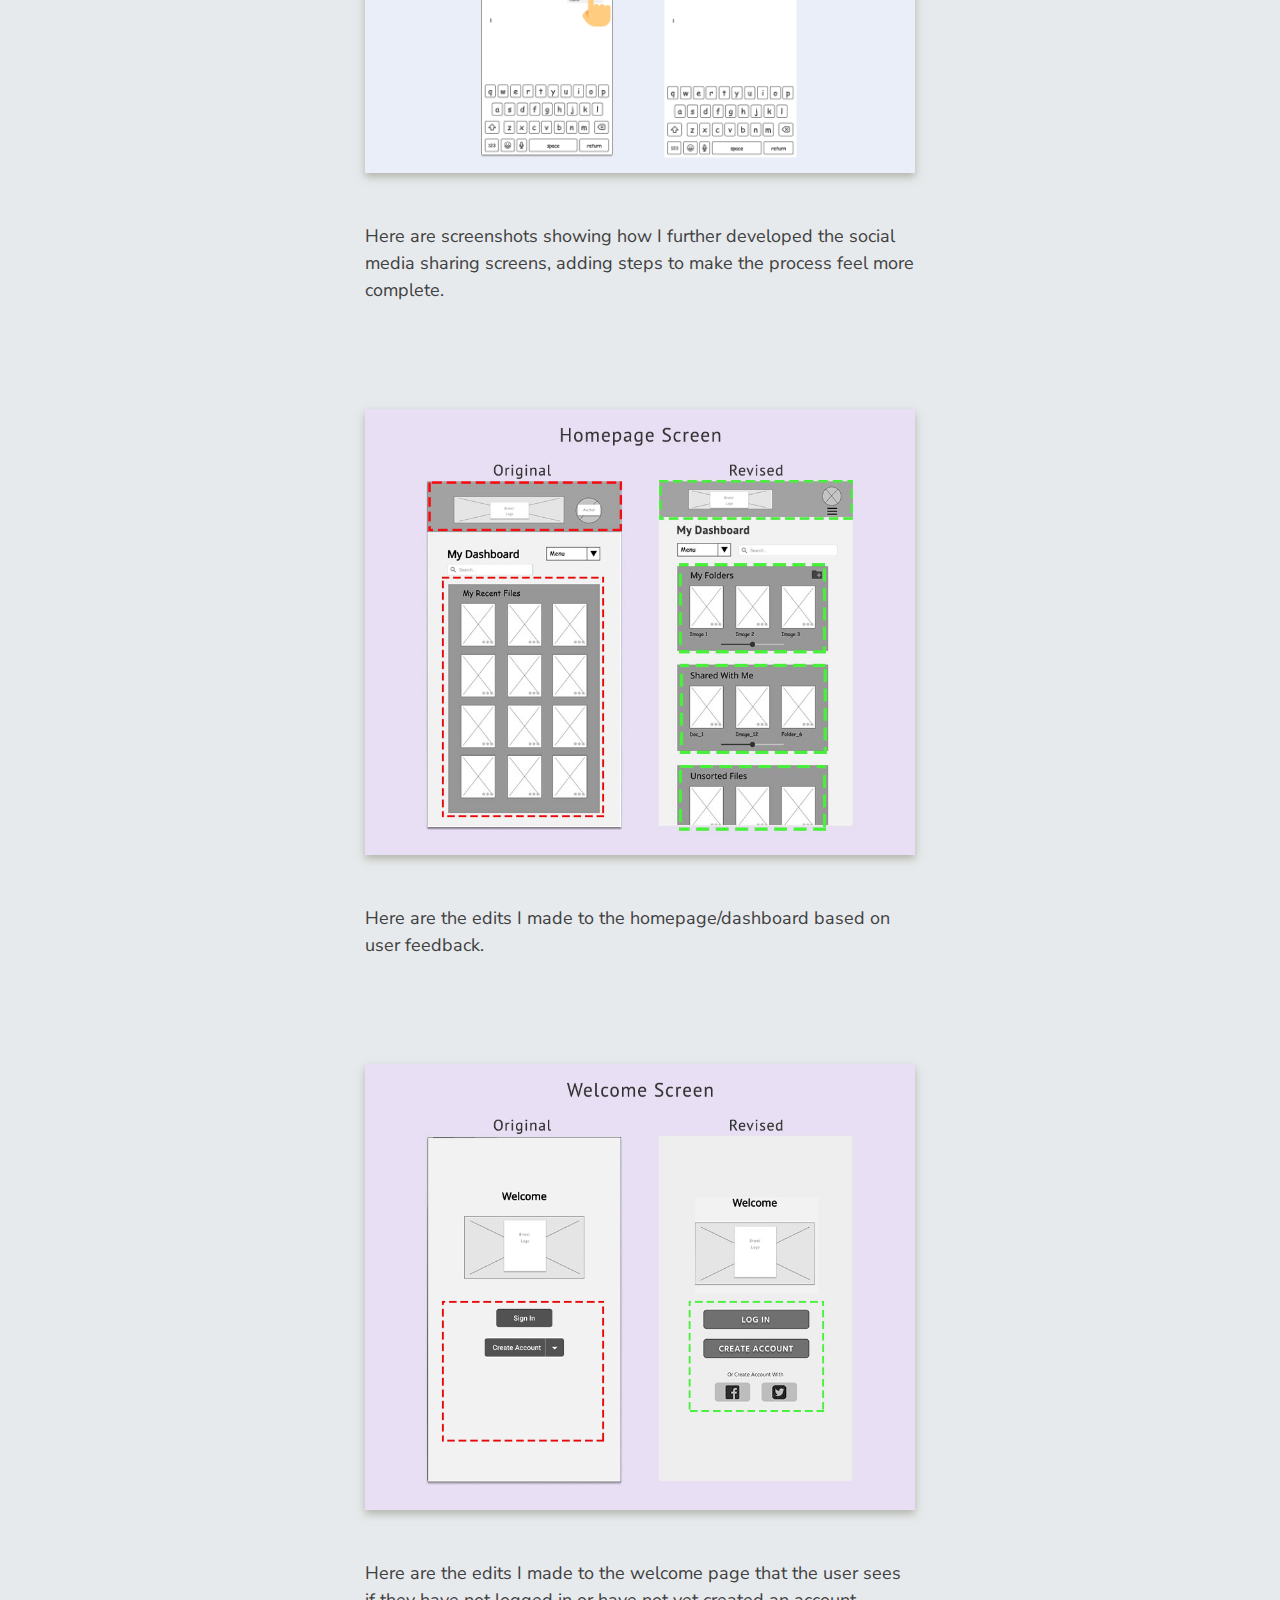
<file: project.html>
<!DOCTYPE html>
<html lang="en">

<head>
  <meta charset="UTF-8">
  <meta name="viewport" content="width=device-width, initial-scale=1.0">
  <meta http-equiv="X-UA-Compatible" content="ie=edge">

  <!-- Google Font -->
  <link href="https://fonts.googleapis.com/css2?family=Nunito+Sans:ital,wght@0,200;0,300;0,400;0,600;0,700;0,800;0,900;1,200;1,300;1,400;1,600;1,700;1,800&display=swap" rel="stylesheet">

  <!-- Font Awesome -->
  <link href="https://maxcdn.bootstrapcdn.com/font-awesome/4.7.0/css/font-awesome.min.css" rel="stylesheet">

  <!-- Custom Styles -->
  <link rel="stylesheet" type="text/css" href="styles/reset.css">
  <link rel="stylesheet" type="text/css" href="styles/main.css">


  <!-- Favicon -->
  <link rel="apple-touch-icon" sizes="180x180" href="/apple-touch-icon.png">
  <link rel="icon" type="image/png" sizes="32x32" href="/favicon-32x32.png">
  <link rel="icon" type="image/png" sizes="16x16" href="/favicon-16x16.png">
  <link rel="manifest" href="/site.webmanifest">

  <!-- Back to Top Button -->
  <script async src="back_btn.js"></script>

  <!-- Global site tag (gtag.js) - Google Analytics -->
  <script async src="https://www.googletagmanager.com/gtag/js?id=UA-172439415-1"></script>
  <script>
    window.dataLayer = window.dataLayer || [];

    function gtag() {
      dataLayer.push(arguments);
    }
    gtag('js', new Date());

    gtag('config', 'UA-172439415-1');
  </script>

  <title>Portfolio | Nancy Weickhardt</title>
</head>

<body class="container">

  <nav>
    <div class="menu-wrap">
      <input type="checkbox" class="toggler">
      <div class="hamburger">
        <div></div>
      </div>
      <div class="menu">
        <div>
          <div>
            <ul>
              <li><a href="project.html" target="_blank">Portfolio</a></li>
              <li><a href="about.html">About</a></li>
              <li><a href="#contact_anchor" target="_blank">Contact</a></li>
            </ul>
          </div>
        </div>
      </div>
    </div>
    <div class="desktop-nav">
      <ul>
        <li><a href="project.html">Portfolio</a></li>
        <li><a href="about.html">About</a></li>
        <li><a href="#contact_anchor">Contact</a></li>
      </ul>
    </div>
    <header class="showcase">
      <div class="container showcase-inner">
        <a href="index.html">
          <img src="images/logo.png" alt="Nancy Weickhardt Logo" class="logo"></a></div>
    </header>
  </nav>

  <section class="blue_bkg">
    <section class="project_container">
      <h1>Slice</h1>
      <h5>A Cloud Storage &amp; Organization App </h5>
      <p class="slogan"> This project led to the creation of Slice, a cloud storage and organization app. The result was an app with the file storage and file creation capacity of Google Drive or Dropbox on a platform with a more social and creative
        vibe like Pinterest. </p>
      <img src="images/slice_hero.jpg" alt="Slice: A Cloud Storage &amp; Organization App" class="hero">

      <section class="Primary_CTA_h">
        <a href="https://www.figma.com/proto/n5mbXRsdI2Fuk9Q5D7asaD/Untitled?node-id=46%3A4&viewport=329%2C353%2C0.08213944733142853&scaling=scale-down" target="_blank" class="Primary_button_hero">View Mobile Prototype</a>
        <div class="button_spacer"></div>
        <div class="button_spacer"></div>
        <div class="button_spacer"></div>
        <a href="https://www.figma.com/proto/6hfGQRzO9BQZkmuxYKsRUE/slice-prototype-Copy?node-id=22%3A25&scaling=min-zoom" target="_blank" class="Primary_button_hero">View Desktop Prototype</a>
        <div class="button_spacer"></div>
        <div class="button_spacer"></div>
      </section>
    </section>
  </section>

  <a href="#" class="back-to-top is-hidden">Back To Top</a>

  <!-- Summary-->
  <section class="yellow_bnr">
    <section class="bnr_container">
      <h2>Summary</h2>
    </section>
  </section>

  <section class="yellow_bkg">
    <section class="project_container">
      <p class="project_des">Role: <span class="it">UX Designer, Visual Designer</span><br>
        Team: <span class="it">Solo Project</span></p>
    </section>
  </section>

  <main>

    <section class="pink_bkg">
      <section class="project_container">
        <div class="row">
          <div class="column">
            <div class="project_text">
              <h3 class="pink_title">Problem </h3>
              <p class="body_text_half_l">I was enlisted to <strong>create</strong> a new competitor in the growing Cloud App market. Overall, the main problem was how to put a fresh spin on a basic idea like cloud storage and somehow make it stand
                out from competition that had
                many of the same core functions. The product required all of the expected features of a cloud storage app (saving, uploading, organizing, and sharing content), while also providing something unique in order to draw the user in.</p>
            </div>
          </div>
          <div class="column">
            <div class="image">
              <img src="images/slice_cloud_app.jpg" alt="Problem" class="project_image">
            </div>
          </div>
        </div>
      </section>
    </section>

    <section class="green_bkg">
      <section class="project_container">
        <div class="row_2">
          <div class="column">
            <div class="project_text">
              <h3 class="green_title">Solution</h3>
              <p class="body_text_half">The end result, Slice, is a responsive app that allows users to share content directly with their social media accounts, as well as create folders which display items on a board-like interface. However, unlike
                some
                competitors, these boards are not limited to storing imagery. They can also accommodate documents and spreadsheets as well as visual content.</p>
            </div>
          </div>
          <div class="column">
            <div class="image">
              <img src="images/slice_logo.jpg" alt="Solution" class="project_image_l">
            </div>
          </div>
        </div>
      </section>

    </section>

    <!-- Discovery and Research-->

    <section class="blue_bnr">
      <section class="bnr_container">
        <h2>Discovery &amp; Research</h2>
      </section>
    </section>

    <!-- User Surveys-->

    <section class="blue_bkg">
      <section class="project_container_3">
        <h3 class="green_title ">User Surveys</h3>
        <p class="body_text">As a starting point, I conducted a user survey about user’s preferences and experience with Cloud Storage Apps. I asked questions that focused on their current experience with apps and what features they had difficulty
          using or felt were missing.</p>
        <div class="button_spacer"></div>
        <section class="Secondary_CTAs">
          <a href="https://forms.gle/zWj9V6MEQFUCy7Jn7" class="secondary_group">View Survey</a>

          <a href="https://docs.google.com/document/d/1Yww8Dc3EPr53TCSFQ937iIvFDFUEo-3bwMEjFeA2Z5Y/edit?usp=sharing" class="secondary_group">View Survey Analysis</a>


        </section>
        <div class="button_spacer"></div>
        <section class="subsection">
          <img src="images/slice_graph_1.png" alt="What Cloud Apps Have You Used&#63;" class="sub_section_image">
          <p class="caption_text">88.5&#37; of users surveyed have used Google Drive and Drop Box. There were also a significant usage with Evernote, Pinterest and Box. Other apps such as OneDrive and Flickr appeared to be much more niche products,
            only
            receiving one response each. </p>
        </section>

        <section class="subsection">
          <img src="images/slice_graph_2.png" alt="Primary Reason for Using Cloud Apps&#63;" class="sub_section_image">
          <p class="caption_text">84.6&#37; of users surveyed selected “storing files” as a primary purpose for using a Cloud platform. 65.4% also selected “sharing files or a group of items with others.” “Backing up files” and “collaborating on
            documents”
            were also selected by over 50&#37; of the participants. Of all the primary uses, the response that stood out as by far the least favorable was “organizing digital content” with a less than 20% recorded response rate.
          </p>
        </section>

        <section class="subsection">
          <img src="images/slice_graph_3.png" alt="How do you prefer to organize content&#63;" class="sub_section_image">
          <p class="caption_text">Regarding preferences on organizing content, 76.9&#37; of participants selected Folders, followed by Categories. Under 20% of users included both Tags and Groups as preferences.
          </p>
        </section>

        <section class="subsection">
          <img src="images/slice_graph_4.png" alt="How do you access Cloud Apps&#63;" class="sub_section_image">
          <p class="caption_text">Users surveyed were also more likely to use a Cloud platform on desktop than on mobile, although mobile was still significant. Based on these findings, I found it was important to create a responsive app that could
            work on both.
          </p>
        </section>

        <section class="subsection">
          <img src="images/slice_graph_5.jpg" alt="How likeley are you to a Cloud Apps to share content with friends&#63;" class="sub_section_image">
          <p class="caption_text">I found that users were likely to share content with friends on clous storage apps. This was especially skewed toward women.
          </p>
        </section>

        <section class="subsection">
          <img src="images/slice_Word_Cloud.png" alt="Word Cloud" class="sub_section_image">
          <p class="caption_text">Above is a word cloud I created with highlights from responses in my follow up interviews and short answer questions in the survey in regards to challenges user’s faced with Cloud Storage Apps. The key takeaways were
            issues with usability, organization, sharing and navigating between platforms.
          </p>
        </section>
        <section class="section_text">
          <h6 class="blue_title">Key Takeaways</h6>
          <p class="body_text">I found that the majority of participants preferred folders to organize content which I later incorporated into my design. I also found that users were likely to use Cloud Storage Apps to share content with friends.
            This
            was especially skewed towards women.
          </p>
        </section>
      </section>

    </section>
    <!-- Competative Analysis-->
    <section class="yellow_bkg">
      <section class="project_container">
        <div class="row">
          <div class="column">
            <div class="project_text">
              <h3 class="yellow_title half">Competitive Analysis</h3>
              <p class="body_text_half">I looked at competitors, Evernote, Box, and Pinterest for my Competitve Analysis. I saw a stark contrast between apps like Evernote and Box, which are used in more professional settings and focus on content
                creation
                and file storage. Conversely, I found Pinterest presented itself as more of a social platform that focused soley on visual media. I saw an opportunity for an app with the file creation capacity of the former, with the more social
                interface of the latter where users could share content and inspiration with friends. </p>
              <section class="Primary_CTA">
                <a href="https://docs.google.com/document/d/1QxhSbhFXcimdyUTFbvUZVOYGFmWRVWoPIavC_3f9I4A/edit?usp=sharing" class="secondary_button" target="_blank">Read Full Analysis</a>
              </section>
            </div>
          </div>
          <div class="column">
            <section class="three_images">
              <img src="images/slice_CA_box.png" alt="Box" class="box_image_box">

              <img src="images/slice_CA_evernote.jpg" alt="Evernote" class="box_image_evernote">

              <img src="images/slice_CA_pinterest.jpg" alt="Pinterest" class="box_image_pinterest">
            </section>
          </div>
        </div>
      </section>

    </section>


    <!-- User Personas-->

    <section class="green_bkg">
      <section class="project_container">
        <h3 class="green_title">User Personas</h3>
        <p class="body_text">Next, to develop a better understanding of my users, I created two target personas, both women and primary targets. I based there personas on insights I recieved during my user surveys and follow up interviews.</p>
        <section class="persona">
          <section class="persona_right">
            <p class="persona_name_r">Bride-to-be-Becca
            </p>
            <p class="persona_details_r">Age: 34<br>
              Location: Portland<br>
              Occupation: Art Director</p><br><a href="https://drive.google.com/file/d/1B18Znp5djdNdxZWLoJAz948eEskczLic/view?usp=sharing" class="secondary_button_p" target="_blank">View Full Persona</a>

            <section><img src="images/slice_persona_2.jpg" alt="Persona: Bride-to-be-Becca" class="persona_image"></section>

          </section>
          <section class="persona_left">
            <p class="persona_name">Basic Emily
            </p>
            <p class="persona_details">Age: 24<br>
              Location: San Francisco <br>
              Occupation: Marketing</p><br>
            <a href="https://drive.google.com/file/d/1adEKmi0sIvcxamd6RI64XhuEMu3C5W1z/view?usp=sharing" class="secondary_button_p" target="_blank">View Full Persona</a>
            <section> <img src="images/slice_persona_1.jpg" alt="Persona: Basic Emily" class="persona_image_2"></section>

          </section>

        </section>
      </section>
    </section>

    <!-- User Stories-->

    <section class="pink_bkg">
      <section class="project_container">
        <div class="row_2">
          <div class="column">
            <div class="project_text">
              <h3 class="pink_title">User Stories</h3>
              <p class="body_text_half">My User Stories are closely related to the problem and my insights from user research about collaborating and sharing content with friends.</p>
              <section class="Primary_CTA">
                <a href="https://docs.google.com/spreadsheets/d/1Y8fwrNoBb4Mh-o5Q2WVgASYyBvsfkDrPHOxikriDA9A/edit?usp=sharing" class="secondary_button">See All User Stories</a>
              </section>
            </div>
          </div>
          <div class="column">
            <section class="text_box">
              <div class="box_blue">
                <ul class="box_text">
                  <li>I want to share content with friends</li>
                  <li>I want to save content</li>
                  <li>I want to organize my content using folders</li>
                  <li>I want to sign up for an account</li>
                  <li>I want to upload files</li>
                  <li>I want to create content such as documents &amp; spreadsheets</li>
                </ul>
              </div>
            </section>
          </div>
        </div>
      </section>

    </section>

    <!-- User Flow-->

    <section class="blue_bkg">
      <section class="project_container_2">
        <div class="project_spacer"></div>
        <h3 class="green_title">User Flows</h3>
        <p class="body_text">I drafted my User Flows so that all MVP actions could easily be completed through the main homepage.</p>
        <section class="Primary_CTA">
          <a href="https://drive.google.com/drive/folders/16VOzF4PwSTyAYOEF_sITIzssa7nmK52-?usp=sharing" class="secondary_button">See All User Flows</a>
        </section>
        <section class="two_images flow_images">

          <img src="images/slice_User_Flows_Save_Organize_Content.jpg" alt="User Flow: Save & Organize Content" class="flow_image">
        </section>
      </section>
    </section>




    <!-- Sitemap-->
    <section class="yellow_bkg">
      <section class="project_container">
        <div class="row">
          <div class="column">
            <div class="project_text">
              <h3 class="yellow_title">Sitemap</h3>
              <p class="body_text_half_l">I further developed how to make sure all core functions were accessible to the homepage with the sitemap. </p>
              <section class="Primary_CTA">
                <a href="https://www.figma.com/file/4sVlE8CfygCC7tYSXGT4Yq/Content?node-id=0%3A108" class="secondary_button">View in Detail</a>
              </section>
            </div>
          </div>
          <div class="column">
            <div class="image">
              <img src="images/slice_sitemap.jpg" alt="Slice: Sitemap" class="project_image">
            </div>
          </div>
        </div>

      </section>
    </section>


    <!-- Wireframes-->
    <section class="pink_bnr">
      <section class="bnr_container">
        <h2>Wireframes</h2>
      </section>
    </section>


    <!-- Sketches-->

    <section class="pink_bkg">
      <section class="project_container_2">
        <h3 class="pink_title">Sketches</h3>
        <p class="body_text">I used the insights I had gathered from my User Stories and User Flows to sketch out my initial wirefames.</p>


        <img src="images/slice_sketches.png" alt="Wireframe Sketches" class="s_body_image">
        <section class="Primary_CTA">
          <a href="https://drive.google.com/drive/folders/1XMkFQpTg37-tiTNGTWz0_DuPSJHyJj_6?usp=sharing" class="secondary_button">View in Detail</a>
        </section>
      </section>
    </section>


    <!-- Digital Wireframes-->

    <section class="green_bkg">
      <section class="project_container_2">
        <h3 class="green_title">Digital Wireframes</h3>
        <p class="body_text">In the early stages, I went through several iterations of wireframes, trying to figure out the best use of space for layouts. The screenshots below show one of my earliest versions of the onboarding process. As I had
          previously outlined in my user flows, I designed my wireframes to make it so that all MVP actions could be completed easily through the homepage. My original wireframe sketches had a dashboard type view with modules that focus on the main
          functions rather than highlight recent activity. I was concerned that heavy imagery could be a distraction from an app with so many functions.</p>
        <section class="Primary_CTA">
          <a href="https://www.figma.com/file/PKid4Oyl09gE7czrePKEfZ/Cloud-App-Wireframes?node-id=12%3A2667" class="secondary_button" target="_blank">View Wireframes in Detail</a>
        </section>
        <img src="images/slice_digital_wf_1.gif" alt="Digital Wireframes Version 1" class="s_body_image">

        <section class="section_text">
          <p class="body_text">The screenshots below show one of my earliest versions of the dashboard and other MVP functions.
          </p>

        </section>
        <img src="images/slice_digital_wf_2.gif" alt="Digital Wireframes Version 1" class="s_body_image">
        <div class="project_spacer"></div>
        <section class="section_text">
          <p class="body_text">In this next round of edits, I opened up the space on the screen and reduced the space of the navigation bar on top of the app. I further developed the homepage by putting the links for the main user stories into a
            drop-down menu and focus the home page layout on content that the user has on their app.
          </p>
        </section>
        <img src="images/slice_digital_wf_3.gif" alt="Homepage" class="s_body_image">

        <img src="images/slice_digital_wf_4.gif" alt="Upload Screen" class="s_body_image">

      </section>
    </section>

    <!-- Usability Testing 1-->
    <section class="blue_bkg">
      <section class="project_container_2">
        <div class="project_spacer"></div>
        <h3 class="blue_title">Usability Testing 1</h3>
        <p class="body_text">In this initial round of user testing, I tested for creating an account, uploading an image and organizing an image into a folder.</p>
        <div class="button_spacer"></div>
        <div class="button_spacer"></div>
        <section class="Secondary_CTAs"> <a href="https://docs.google.com/document/d/1Ng8f9-9xp0SCurVvtvqjz3x4mm-xlZo1tI7VNLQimes/edit?usp=sharing" class="secondary_group">View Notes</a>


          <a href="https://docs.google.com/document/d/1Z7qomIk3l2D5MKexkZwRwT11V_DQCqg-4tn18wkRVUg/edit" class="secondary_group">View Script</a>
          <a href="https://www.figma.com/proto/Dze6LPPGRqFqTiok7aMgER/CLOUD-App?node-id=144%3A6512&scaling=min-zoom" class="secondary_group">View Prototype</a>
        </section>


        <section class="section_text">
          <h6 class="blue_title">Key Takeaways</h6>
          <p class="body_text">The main takaway from my first round of usability testing was that my prototype was missing some screens that would really help to show the app’s full functionality.
          </p>
        </section>
        <div class="line"></div>
        <section class="section_text">
          <h6 class="blue_title">Changes From Testing</h6>


          <ul class="section_text">
            <li class="body_text">Change Create Account CTA to just “creating an account with email” separate CTAs for FB or Twitter; not being obvious that there is a sign up via FB/Twitter option may discourage some users from signing up
            </li>
            <li class="body_text">Edits to language such as changing “Sign In” to “Log In”
            </li>
            <li class="body_text">Expanded space on screen for documents and spreadsheets
            </li>
            <li class="body_text">Adding more variety of content to the homepage screen to to better highlight the multiple uses of the app
            </li>
            <li class="body_text">Screens showing sharing of content, especially with social media sharing. I further developed them by adding additional screens for sharing options and added in a message preview section for social media sharing
            </li>
          </ul>
        </section>
        <div class="project_spacer"></div>
        <img src="images/slice_testing_1_document.png" alt="Evolution of Document Screens" class="s_body_image">

        <section class="section_text">
          <p class="body_text">Above are screenshots showing how I evolved the screen for the document page.
          </p>
        </section>
        <div class="project_spacer"></div>
        <img src="images/slice_testing_social_share.gif" alt="Evolution of Sharing" class="s_body_image">
        <section class="section_text">
          <p class="body_text">
            Here are screenshots showing how I further developed the social media sharing screens, adding steps to make the process feel more complete.
          </p>
        </section>
        <div class="project_spacer"></div>
        <img src="images/slice_testing_3_dashboard.jpg" alt="Evolution of Homepage Screens" class="s_body_image">

        <section class="section_text">
          <p class="body_text">Here are the edits I made to the homepage/dashboard based on user feedback.
          </p>
        </section>
        <div class="project_spacer"></div>
        <img src="images/slice_testing_4_welcome.gif" alt="Evolution of Homepage Screens" class="s_body_image">
        <section class="section_text">
          <p class="body_text">Here are the edits I made to the welcome page that the user sees if they have not logged in or have not yet created an account.
          </p>
        </section>

      </section>
    </section>

    <!-- Visual Design-->
    <section class="yellow_bnr">
      <section class="bnr_container">
        <h2>Visual Design</h2>
      </section>
    </section>

    <!-- Visual Design-->
    <section class="yellow_bkg">
      <section class="project_container_2">
        <h3 class="yellow_title">Branding</h3>
        <p class="body_text">I wanted to create a brand that felt more fun and social to emphasize the purpose of it being an app to use with friends rather than a product targeted towards business use. To accompish this, I thought of imagery, ideas,
          and colors that
          represented friends coming together and collaborating for fun milestone events, holidays and trips.</p>

        <img src="images/slice_Moodboard.png" alt="Wireframe Sketches" class="s_body_image">

        <section class="section_text">
          <p class="body_text">Using techniques such as mind-mapping and other discovery exercises, I looked at three different branding ideas based around the app: having multiple purposes, being collaborative, or allowing friends to share
            content. The sketches of branding ideas I created focused on these features and gave the product a feel of a more social platform, rather than a platform used for business.
          </p>

        </section>
        <section class="image-left-p-wrapper">
          <div class="row_2">
            <div class="column">
              <div class="project_text">
                <p class="body_text_half">I then narrowed my focus to imagery and ideas that represented the idea of friends coming together and collaborating. I wanted to portray the feeling of friends planning a collaborative event such as a
                  Friendsgiving. I
                  thought of pie as something that friends share. I wanted to portray the idea that “slices” of inspiration on content can easily be shared with friends on the app, just like sharing a slice of a pie.</p>
                <section class="Primary_CTA">
                  <a href="https://drive.google.com/file/d/1evS1s8HnVSrIahYH3Rii7MsMpvcmsC-Q/view?usp=sharing" class="secondary_button">View Brand Guidelines</a>
                </section>
              </div>
            </div>


            <div class="column">
              <section class="text_box">
                <div class="box_yellow">
                  <ul class="box_text">
                    <li>BRAND CHARACTERISTICS</li>
                    <li>Artisanal</li>
                    <li>Friendly</li>
                    <li>Creative</li>
                    <li>Social</li>
                    <li>Fresh</li>
                  </ul>
                </div>
              </section>
            </div>
          </div>
        </section>

        <div class="project_spacer"></div>
        <section class="section_text">
          <h6 class="yellow_title">Color Palette</h6>
          <p class="body_text">I used a split complementary color scheme with colors that felt more fun and friendly to fit with the brand.
          </p>
        </section>
        <img src="images/slice_color.png" alt="Slice Color Palette" class="s_body_image">

        <div class="project_spacer"></div>
        <section class="section_text">
          <h6 class="yellow_title">Logo</h6>
          <p class="body_text">To keep the focus on imagery and ideas of friends coming together, I thought of events such as Friendsgiving. I thought of pie as something that friends create and share. I wanted to portray the idea that “slices” of
            inspiring digital content can be easily shared with friends on the app, just like sharing pie.
          </p>

          <img src="images/slice_logo_design.jpg" alt="Slice Logo Design" class="s_body_image">
          <div class="project_spacer"></div>
          <section class="section_text">
            <h6 class="yellow_title">Typography</h6>
            <p class="body_text">I looked into the PT familiy and selected PT Sans fo the body copy because it ae off a creative retro feel without feeling dated. I used PT Serif for my logo design to compliment it.
            </p>
          </section>
          <img src="images/slice_typography.png" alt="Slice Typography" class="s_body_image">
        </section>
      </section>
    </section>

    <!-- High Fidelity Mockups-->
    <section class="pink_bnr">
      <section class="bnr_container">
        <h2>High Fidelity</h2>
      </section>
    </section>


    <section class="pink_bkg">
      <section class="project_container_2">
        <h3 class="pink_title">High Fidelity Mockups</h3>
        <p class="body_text">As I transitioned my wireframes into high fidelity, I made edits to visually clean up the design and show a hierarchy. This is also the first verison where I developed seperate wirefrrames for both mobile and
          desktop. I used the insights I had gathered from my User Stories and User Flows to sketch out my initial wirefames.</p>

        <section class="Primary_CTA">
          <a href="https://www.figma.com/file/A7h8WUfXYCGD4jBpbaypY5/CLOUD-App-Hi-Fi-Copy?node-id=322%3A3157" class="secondary_button">View Wireframes in Detail</a>
        </section>

        <div class="line"></div>
        <h3 class="pink_title">Converting to Desktop</h3>
        <p class="body_text">As I created a desktop version, I explored ways to keep the same look and feel as the mobile layouts while utilizing the extra space that the desktop layout allowed.
        </p>
        <img src="images/hi_fi_desktop_1.png" alt="Hi-Fi Wireframe" class="s_body_image">

        <img src="images/slice_hi_fi_d_doc.png" alt="Hi-Fi Wireframe" class="s_body_image">

        <img src="images/slice_hi_fi_d_hp.png" alt="Hi-Fi Wireframe" class="s_body_image">
      </section>
    </section>


    <!-- Preference Testing-->

    <section class="green_bkg">
      <section class="project_container_2">
        <div class="project_spacer"></div>
        <h3 class="green_title">Preference Testing</h3>
        <section class="section_text">
          <p class="body_text">For preference testing, I created 3 tests on Usability Hub to test different visual designs.
          </p>
        </section>
        <img src="images/slice_pref_test_3.png" alt="Preference Test" class="s_body_image">

        <section class="section_text">
          <p class="body_text">For this test 72&#37;, of users preferred the purple header, 22&#37; of users preferred the blue header and 0&#37; preferred the yellow header. I can understand how users may have found the yellow header jarring
            compared
            to
            the colors
            on the rest of the screen. I got feedback that users selected both the purple and blue versions because they felt it was more harmonious. Another user commented that the blue was “easier on the eyes.”
          </p>
        </section>
        <section class="Primary_CTA">
          <a href="https://app.usabilityhub.com/do/4c967fd9648a/ccd1
" class="secondary_button">View Test</a>
        </section>
        <div class="line"></div>
        <img src="images/slice_pref_test_1.png" alt="Preference Test" class="s_body_image">

        <section class="section_text">
          <p class="body_text">For this test, Version 2 was the clear leader. 89&#37; of users selected Version 2, while only 11&#37; of users selected. Some highlights of the reasoning for choosing Version 2 included “Easier to see which column you
            are
            using
            for formulas,” and “I prefer the title to be at the very top of the sheet, and I like the way the cell labels are laid out.” The preferred version also is more compatible with UX design heuristics.
          </p>
        </section>
        <section class="Primary_CTA">
          <a href="https://app.usabilityhub.com/do/373a180380f1/bf00" class="secondary_button">View Test</a>
        </section>
        <div class="line"></div>
        <img src="images/slice_pref_test_2.png" alt="Preference Test" class="s_body_image">

        <section class="section_text">
          <p class="body_text">This was the closest of all of my tests. The 2 column layout) got 40&#37; of the votes and the 1-column layout) got 60&#37; of the votes. The reasons that were included for why a version was preferred
            focused on the
            use of space. Users who voted for each version commented that they felt the option they chose was a better use of space.
          </p>
        </section>
        <section class="Primary_CTA">
          <a href="https://app.usabilityhub.com/do/26b5f72c2a68/df28" class="secondary_button">View Test</a>
        </section>
      </section>
    </section>

    <section class="blue_bkg">
      <section class="project_container_2">
        <div class="project_spacer"></div>
        <h3 class="blue_title">Hi-Fi Wireframes II</h3>
        <p class="body_text">In this next round of wirefreames I incorporated the insights that I had recieved from preference testing. I also made some edits to clean up the design and better establish a hierarchy.&nbsp;</p>

        <section class="Primary_CTA">
          <a href="https://www.figma.com/file/PQtdZo8YNrl6jz0oeU4nF9/CLOUD-App-Hi-Fi-v2-Copy-Copy?node-id=322%3A3157" class="secondary_button">View Wireframes in Detail</a>
        </section>
        <div class="line"></div>

        <section class="section_text">
          <h6 class="blue_title">Additional Changes</h6>
          <p class="body_text">I updated the mobile version of the homepage. After further consideration of desiging for small screens and looking at current design trends, I decided to minimize the amount of thumbnails that would fit on my
            mobile
            screen.
          </p>
        </section>

        <img src="images/slice_testing_part2_home.jpg" alt="Hi-Fi Wireframe Homepage Screens" class="s_body_image">
        <div class="project_spacer"></div>
        <section class="section_text">
          <p class="body_text">I also updated the buttons on the document page (pictured below) and spreadsheet page. Rather than having all buttons relating to editing the file being in a drop-down menu, I turned the buttons that were most import
            for the user to complete MVP tasks directly in the toolbar.
          </p>
        </section>

        <img src="images/slice_hi_fi_part2_doc.jpg" alt="Hi-Fi Wireframe Document Screen" class="s_body_image">
      </section>
    </section>

    <section class="yellow_bkg">
      <section class="project_container_2">
        <h3 class="yellow_title">Usability Testing II</h3>
        <p class="body_text">In this final round of user testing, I tested for creating an account, uploading an image, organizing an image into a folder, and creating a spreadsheet or document.</p>
        <img src="images/slice_testing_part2.png" alt="Remote Usability Testing" class="s_body_image">
        <div class="button_spacer"></div>
        <div class="button_spacer"></div>
        <section class="Primary_CTA"> <a href="https://docs.google.com/document/d/1ulk2w14_ZYUTiFJ94Ebk0i2a2Izad_qA1RdU4DqkTBM/edit?usp=sharing" class="secondary_group">View Notes</a>


          <a href="https://docs.google.com/document/d/1ynUBoMUgOVU5N532k93Kru06STiJF4ux8yeDQo4YXnU/edit?usp=sharing" class="secondary_group">View Script</a>
          <a href="https://www.figma.com/proto/g0uVFt7eiLCgaLQkWTuHPJ/slice-prototype-Copy?node-id=1%3A461&viewport=248%2C345%2C0.048914726823568344&scaling=min-zoom" class="secondary_group">View Prototype</a>
        </section>



        <section class="section_text">
          <h6 class="yellow_title">Key Takeaways</h6>
          <p class="body_text">The main takaways from my second round of usability testing were about confusion with whether a viewer is on their own screen or that of a friend. I also got insights relating to the positioning of dropdown menus. After
            a round of revisions, I further tested an option for mobile with the main navigation being at the bottom so it was accessible by thumb.
          </p>
        </section>
        <div class="line"></div>
        <section class="section_text">
          <h6 class="yellow_title">Changes From Testing</h6>


          <ul class="section_text">
            <li class="body_text">I updated my mockups to better show the difference between when a user is looking at their own content or a friends by having more prominant "share" button
            </li>
            <li class="body_text">I compressed the amount of space for the top navigation to allow more real estate for the main content
            </li>
            <li class="body_text">I moved the main dropdown menu from the bottom of the screen to the top
            </li>


          </ul>
        </section>
        <div class="project_spacer"></div>
        <img src="images/slice_testing_part2_share.png" alt="Sharing Content" class="s_body_image">

        <section class="section_text">
          <p class="body_text">This visual shows the updates that I made to clarify whether the user is on a page of their own or on a friend’s page.
          </p>
        </section>
        <div class="project_spacer"></div>
        <img src="images/slice_testing_part3_home.jpg" alt="Home Screen Updates" class="s_body_image">

        <section class="section_text">
          <p class="body_text">This visual shows the updates that I made to the homepage. The reasons that were included for why a version was preferred focused on the use of space. Users who voted for each version commented that they felt the option
            they chose was a better use of space.
          </p>
        </section>
        <div class="project_spacer"></div>
        <img src="images/slice_testing_part2_overlay.gif" alt="Menu and Navigation Updates" class="s_body_image">

        <section class="section_text">
          <p class="body_text">The visual above shows the edits that I made to distinguish the options for the image edit menu and the overall app navigation.
          </p>
        </section>
        <div class="project_spacer"></div>
        <img src="images/slice_testing_part2_folder.png" alt="Menu and Navigation Updates" class="s_body_image">

        <section class="section_text">
          <p class="body_text">This screen shows how I also further minimized the size of the header to allow more room for the main content.
          </p>
        </section>
        <div class="project_spacer"></div>
        <img src="images/slice_testing_part2_desktop.jpg" alt="Slice Homepage Updates" class="s_body_image">

        <section class="section_text">
          <p class="body_text">This screen shows how I updated the aesthetics homepage for the desktop version to match the edits that I made to the mobile version.
          </p>
          <section class="Primary_CTA">
            <a href="https://www.figma.com/file/PQtdZo8YNrl6jz0oeU4nF9/CLOUD-App-Hi-Fi-v2-Copy-Copy?node-id=322%3A3157" class="secondary_button">View Updates in Detail</a>
          </section>
        </section>
      </section>
    </section>


    <!-- Final-->
    <section class="blue_bnr">
      <section class="bnr_container">
        <h2>Final</h2>
      </section>
    </section>

    <!-- Conclusion -->
    <section class="blue_bkg">
      <section class="project_container_2">
        <h3 class="blue_title">Conclusion</h3>
        <p class="body_text">In conclusion, I found that the functionality of the app worked well and utilized recognizable design patterns. Some recurring patterns in feedback that I noticed related to use of space and sizing on mobile. I also
          noticed some feedback on using some UI elements that were unnecessary. After the approval of my high-fi wireframes, I made an additional change to help make better use of the space directly on the mobile screen. I have also enlarged the
          size of some of the buttons and removed the scroll bars that I now feel are not necessary after feedback.
        </p>
        <div class="two_images">
          <img src="images/slice_cloud_desktop.png" alt="Slice: A Cloud Storage &amp; Organization App" class="proto_image_d">
          <img src="images/slice_cloud_iphone.png" alt="Slice: A Cloud Storage &amp; Organization App" class="proto_image">
        </div>

        <p class="body_text">I learned about maximizing screen real-estate for essential tasks and how important it is to have visual cues so the user know when things are scrollable.
        </p>
        <p class="body_text">If I had more time, I would have liked to further develop how to distinguish whose account the user is looking at. Perhaps I could add a trail of breadcrumbs above the image or folder.
        </p>

        <section class="Primary_CTA_h">
          <a href="https://www.figma.com/proto/n5mbXRsdI2Fuk9Q5D7asaD/Untitled?node-id=46%3A4&viewport=329%2C353%2C0.08213944733142853&scaling=scale-down" class="Primary_button_hero" target="_blank">View Mobile Prototype</a>
          <div class="button_spacer"></div>
          <div class="button_spacer"></div>
          <div class="button_spacer"></div>
          <a href="https://www.figma.com/proto/6hfGQRzO9BQZkmuxYKsRUE/slice-prototype-Copy?node-id=22%3A25&scaling=min-zoom" class="Primary_button_hero" target="_blank">View Desktop Prototype</a>
          <div class="button_spacer"></div>
          <div class="button_spacer"></div>
        </section>
      </section>
    </section>

  </main>


  <footer>
    <h2>Contact</h2>



    <section class="ContactLinks">
      <a href="mailto:neweickh@gmail.com" target="_blank">
        <img src="images/email.png" alt="Email link" class="BottomNavLink">
      </a>
      <a href="https://www.linkedin.com/in/nancy-weickhardt-1a2a9557/" target="_blank">
        <img src="images/linkedin.png" alt="Linkedin link" class="BottomNavLink">
      </a>
      <a href="https://github.com/nancyweickhardt" target="_blank">
        <img src="images/github.png" alt="Github link" class="BottomNavLink">
      </a>

    </section>



    <section class="post_footer_text" id="contact_anchor">
      <p>Designed and Coded by Nancy Weickhardt</p>
    </section>
  </footer>


</body>

</html>
</file>
<file: styles/main.css>
/* variables */
:root {
  --primary-color: rgba(32, 54, 61, .3);
  --overlay-color: rgba(24, 39, 51, .85);
  --menu-speed: 0.75s;
}

* {
  box-sizing: border-box;
  margin: 0;
  padding: 0;
}

.desktop-nav {
  display: none;
}

html {
  scroll-behavior: smooth;
}

body {
  font-family: Nunito Sans;
}

a {
  text-decoration: none;
}

.container {
  width: auto;
  margin: 0px;
  max-width: 1400px;
  align-content: center;
  justify-content: center;
}

/* Hamburger Menu */
.menu-wrap {
  top: 0;
  right: 0;
  z-index: 1;
}

.menu-wrap .toggler {
  cursor: pointer;
  height: 60px;
  opacity: 0;
  position: absolute;
  top: 0;
  right: 0;
  width: 60px;
  z-index: 2;
  margin-right: 10px
}

.menu-wrap .hamburger {
  align-items: center;
  background: var(--primary-color);
  display: flex;
  height: 60px;
  justify-content: center;
  padding: 10px 10px;
  position: absolute;
  right: 0;
  top: 0;
  width: 60px;
  z-index: 1;
  margin-right: 10px;
}

/* Hamburger line */
.menu-wrap .hamburger>div {
  align-items: center;
  background-color: #fff;
  display: flex;
  flex: none;
  height: 2px;
  justify-content: center;
  position: relative;
  transition: all 0.4s ease;
  width: 100%;
}

/* Hamburger Lines - Top & Bottom */
.menu-wrap .hamburger>div::before,
.menu-wrap .hamburger>div::after {
  background: inherit;
  content: '';
  height: 2px;
  position: absolute;
  top: -10px;
  width: 100%;
  z-index: 1;
}

/* Moves Line Down */
.menu-wrap .hamburger>div::after {
  top: 10px;
}

/* Toggler Animation */
.menu-wrap .toggler:checked+.hamburger>div {
  transform: rotate(135deg);
}

/* Turns Lines Into X */
.menu-wrap .toggler:checked+.hamburger>div:before,
.menu-wrap .toggler:checked+.hamburger>div:after {
  top: 0;
  transform: rotate(90deg);
}

/* Rotate On Hover When Checked */
.menu-wrap .toggler:checked:hover+.hamburger>div {
  transform: rotate(225deg);
}

/* Show Menu */
.menu-wrap .toggler:checked~.menu {
  visibility: visible;
}

.menu-wrap .toggler:checked~.menu>div {
  transform: scale(1);
  transition-duration: var(--menu-speed);
}

.menu-wrap .toggler:checked~.menu>div>div {
  opacity: 1;
  transition: opacity 0.4s ease 0.4s;
}

.menu-wrap .menu {
  align-items: center;
  display: flex;
  height: 100%;
  justify-content: center;
  overflow: hidden;
  position: fixed;
  right: 0;
  top: 0;
  visibility: hidden;
  width: 100%;
}

.menu-wrap .menu>div {
  align-items: center;
  background: var(--overlay-color);
  border-radius: 50%;
  display: flex;
  flex: none;
  height: 200vw;
  justify-content: center;
  transform: scale(0);
  transition: all 0.4s ease;
  width: 200vw;
}

.menu-wrap .menu>div>div {
  max-width: 80vw;
  max-height: 100vh;
  opacity: 0;
  text-align: left;
  transition: opacity 0.4s ease;
}

.menu-wrap .menu>div>div>ul>li {
  color: #fff;
  font-family: Nunito Sans;
  font-size: 25px;
  list-style: none;
  padding: .6rem;
  transition: color 0.4s ease;
}

.menu-wrap .menu>div>div>ul>li:hover {
  color: #8DB2A6;
  font-family: Nunito Sans;
  font-size: 25px;
  font-weight: 600px;
  list-style: none;
  padding: .6rem;
  transition: color 0.4s ease;
  text-transform: underline;
}

.menu-wrap .menu>div>div>ul>li>a {
  color: inherit;
  text-decoration: none;
  transition: color 0.4s ease;
}

.menu-wrap .menu>div>div>ul>li>a:hover {
  color: inherit;
  text-decoration: none;
  transition: color 0.4s ease;
}

/* Back to top */
.back-to-top {
  position: fixed;
  bottom: 20px;
  right: 20px;
  transition: opacity 1s;
  text-decoration: none;
  background-color: #20363D;
  color: #ffffff;
  display: inline-block;
  font-family: Nunito Sans;
  font-style: normal;
  font-weight: bold;
  font-size: 14px;
  line-height: 100%;
  padding: 10px 20px;
  width: 180px;
  text-align: center;
  letter-spacing: 0.1em;
  text-transform: uppercase;
  vertical-align: middle;
  z-index: 99;
}

.back-to-top:hover {
  background-color: #BDD9D9;
  color: #20363D;
  border: .5px solid #20363D;
  box-sizing: border-box;
  opacity: .8;
}

.is-visible {
  opacity: 1;
}

.is-hidden {
  opacity: 0;
}

/* Nav */
nav {
  text-align: left;
  height: auto;
  padding: 30px 10px 10px;
  background: #20363D;
}

.desktop-nav {
  display: none;
}

.desktop-nav>ul>li>a {
  color: #fff;
  font-family: Nunito Sans;
  font-weight: bold;
  font-size: 18px;
  padding: 20px 10px;
  list-style: none;
  text-decoration: none;
  opacity: .9;
  scroll-behavior: smooth;
}

.container .showcase-inner {
  background: #20363D;
  height: 30px;
}

.logo {
  position: absolute;
  width: 113px;
  left: -10px;
  top: 5px;
  padding-left: 40px;
}

.intro {
  padding: 40px 20px;
}

.hero {
  width: 100%;
  box-shadow: 0px 4px 8px rgba(134, 139, 118, 0.55);
  margin: 50px 0px;
}

.hero_2 {
  display: block;
  margin-left: auto;
  margin-right: auto;
  width: 40%;
  height: 40%;
  max-width: 430px;
}

.image_main {
  padding: 10px 0px 0px;
}

.image {
  padding: 20px 0px;
}

.s_body_image {
  display: block;
  margin-left: auto;
  margin-right: auto;
  width: 100%;
  box-shadow: 0px 4px 8px rgba(134, 139, 118, 0.55);
  margin: 40px 0px
}

/* Text */
h1 {
  font-family: Nunito Sans;
  font-style: normal;
  font-weight: bold;
  font-size: 33px;
  line-height: 33px;
  /* or 137% */
  letter-spacing: 0.05em;
  color: #3E4041;
  padding-top: 10px;
}

h2 {
  font-family: Nunito Sans;
  font-style: normal;
  font-weight: bold;
  font-size: 24px;
  line-height: 177.2%;
  /* identical to box height, or 43px */
  letter-spacing: 0.05em;
  color: #FFFFFF;
}

h3 {
  font-family: Nunito Sans;
  font-style: normal;
  font-weight: bold;
  font-size: 27px;
  line-height: 150%;
  /* or 40px */
  letter-spacing: 0.05em;
}

h4 {
  font-family: Nunito Sans;
  font-style: normal;
  font-weight: bold;
  font-size: 19px;
  line-height: 150%;
  /* or 40px */
  letter-spacing: 0.05em;
}

h5 {
  font-family: Nunito Sans;
  font-style: normal;
  font-weight: 700;
  font-size: 16px;
  line-height: 150%;
  letter-spacing: 0.05em;
  color: #3E4041;
}

h6 {
  font-family: Nunito Sans;
  font-style: normal;
  font-weight: bold;
  font-size: 19px;
  line-height: 150%;
  /* or 40px */
  letter-spacing: 0.05em;
}

.space {
  padding: 0px 20px;
}

.space_r {
  padding-left: 20px;
}

.slogan {
  font-family: Nunito Sans;
  font-style: normal;
  font-weight: normal;
  font-size: 19px;
  line-height: 28px;
  /* or 137% */
  letter-spacing: 0.05em;
  color: #3E4041;
  padding: 10px 0px 0px 0px;
}

.body_text {
  font-family: Nunito Sans;
  font-style: normal;
  font-weight: normal;
  font-size: 18px;
  line-height: 150%;
  /* or 25px */
  padding: 10px 0px;
  color: #3E4041;
}

.body_text_2 {
  font-family: Nunito Sans;
  font-style: normal;
  font-weight: normal;
  font-size: 18px;
  line-height: 150%;
  /* or 25px */
  padding: 15px 0px 10px;
  color: #3E4041;
}

.body_text_3 {
  font-family: Nunito Sans;
  font-style: normal;
  font-weight: normal;
  font-size: 18px;
  line-height: 150%;
  /* or 25px */
  padding: 15px 0px 10px;
  color: #3E4041;
}

.body_text_half {
  font-family: Nunito Sans;
  font-style: normal;
  font-weight: normal;
  font-size: 18px;
  line-height: 150%;
  /* or 25px */
  padding: 15px 0px 10px;
  color: #3E4041;
}

.body_text_half_l {
  font-family: Nunito Sans;
  font-style: normal;
  font-weight: normal;
  font-size: 18px;
  line-height: 150%;
  /* or 25px */
  padding: 15px 0px 10px;
  color: #3E4041;
}

.body_text_half_r {
  font-family: Nunito Sans;
  font-style: normal;
  font-weight: normal;
  font-size: 18px;
  line-height: 150%;
  /* or 25px */
  padding: 15px 0px 10px;
  color: #3E4041;
}

.body_text_wrap {
  font-family: Nunito Sans;
  font-style: normal;
  font-weight: normal;
  font-size: 17px;
  line-height: 130%;
  /* or 25px */
  padding: 10px 0px 10px 0px;
  color: #3E4041;
}

.project_des {
  font-family: Nunito Sans;
  font-weight: normal;
  font-size: 18px;
  line-height: 150%;
  /* or 28px */
  letter-spacing: 0.05em;
  color: #3E4041;
}

.it {
  font-style: italic
}

/* Buttons */
.Primary_button {
  background-color: #20363D;
  color: #ffffff;
  display: inline-block;
  font-family: Nunito Sans;
  font-style: normal;
  font-weight: bold;
  border: .5px solid #20363D;
  box-sizing: border-box; 	
  font-size: 12px;
  line-height: 100%;
  padding: 8px 14px 6px;
  text-decoration: none;
  text-align: center;
  letter-spacing: 0.1em;
  text-transform: uppercase;
  vertical-align: middle;
}

.Primary_button:hover {
  background-color: #BDD9D9;
  color: #20363D;
  border: .5px solid #20363D;
  box-sizing: border-box;
  opacity: .8;
}

.Primary_button_hero {
  background-color: #20363D;
  color: #ffffff;
  display: inline-block;
  font-family: Nunito Sans;
  font-style: normal;
  font-weight: bold;
  border: .5px solid #20363D;
  box-sizing: border-box;	
  font-size: 11px;
  line-height: 100%;
  padding: 8px 10px 6px;
  width: 220px;
  text-decoration: none;
  text-align: center;
  letter-spacing: 0.1em;
  text-transform: uppercase;
  vertical-align: middle;
}

.Primary_button_hero:hover {
  background-color: #BDD9D9;
  color: #20363D;
  border: .5px solid #20363D;
  box-sizing: border-box;
  opacity: .8;
}

.Primary_CTA {
  padding: 10px 0px 20px;
  text-align: center;
  vertical-align: middle;
}

.Secondary_CTAs {
  padding: 10px 0px 20px;
  text-align: center;
  vertical-align: middle;
  justify-content: center;
  display: grid;
}

.Primary_CTA_1 {
  padding: 10px 0px 20px;
  text-align: center;
  vertical-align: middle;
}

.Primary_CTA_h {
  padding: 10px 0px 20px;
  text-align: center;
  vertical-align: middle;
}

.Primary_CTA_l {
  padding: 15px 0px 20px;
  text-align: left;
  vertical-align: middle;
  display: none;
}

.secondary_button {
  color: #086C7A;
  display: inline-block;
  font-family: Nunito Sans;
  font-style: normal;
  font-weight: 900;
  font-size: 12px;
  line-height: 120%;
  padding: 8px 14px;
  text-decoration: none;
  text-align: center;
  letter-spacing: 0.1em;
  text-transform: uppercase;
}

.secondary_button:hover {
  color: #8F706B;
  text-decoration-line: underline;
}

.secondary_group {
  color: #086C7A;
  display: inline-block;
  font-family: Nunito Sans;
  font-style: normal;
  font-weight: 900;
  font-size: 12px;
  line-height: 120%;
  padding: 8px 14px;
  text-decoration: none;
  text-align: center;
  letter-spacing: 0.1em;
  text-transform: uppercase;
}

.secondary_group:hover {
  color: #8F706B;
  text-decoration-line: underline;
}

.secondary_button_p {
  color: #086C7A;
  display: inline-block;
  font-family: Nunito Sans;
  font-style: normal;
  font-weight: 900;
  font-size: 12px;
  line-height: 120%;
  padding: 8px 14px;
  text-decoration: none;
  text-align: center;
  letter-spacing: 0.1em;
  text-transform: uppercase;
}

.secondary_button_p:hover {
  color: #8F706B;
  text-decoration-line: underline;
}

.button_spacer {
  height: 5px
}

/* Project */
.section_text {
  align-content: center;
  justify-content: center;
}

.line {
  width: 100%;
  height: 0px;
  left: 20px;
  top: 17340px;
  opacity: 0.3;
  border: .25px solid #20363D;
  margin: 25px 0px;
}

.project_container {
  padding: 30px 20px;
  align-content: center;
  justify-content: center;
}

.project_container_2 {
  padding: 30px 20px;
  align-content: center;
  justify-content: center;
}

.project_container_3 {
  padding: 30px 20px;
  align-content: center;
  justify-content: center;
}

.bnr_container {
  padding: 10px 20px;
  align-content: center;
  justify-content: center;
}

.project_spacer {
  height: 5px;
}

.row {
  display: flex;
  flex-direction: row;
  flex-wrap: wrap;
  width: 100%;
}

.row_2 {
  display: flex;
  flex-direction: row;
  flex-wrap: wrap;
  width: 100%;
}

.column {
  display: flex;
  flex-direction: column;
  flex-basis: 100%;
}

.column_2 {
  display: flex;
  flex-direction: column;
  flex-basis: 100%;
}

.project_text {
  height: 100%;
}

.project_text_2 {
  height: 100%;
}

.project_image {
  display: block;
  margin-left: auto;
  margin-right: auto;
  width: 100%;
  box-shadow: 0px 6px 12px rgba(134, 139, 118, 0.15);
}

.project_image_l {
  display: block;
  margin-left: auto;
  margin-right: auto;
  width: 100%;
  box-shadow: 0px 6px 12px rgba(134, 139, 118, 0.15);
}

/* Color schemes */
.blue_bkg {
  background: rgba(95, 116, 127, 0.15);
}

.blue_bnr {
  background: #3F5662;
  padding: 5px 0px;
}

.blue_title {
  color: #4E6069;
}

.green_bkg {
  background: rgba(176, 217, 203, 0.31);
}

.green_title {
  color: #4E6069;
}

.pink_bkg {
  background: rgba(221, 200, 197, 0.24);
}

.pink_title {
  color: #6F5551;
}

.pink_bnr {
  background: #6F5551;
  padding: 5px 0px;
}

.yellow_bkg {
  background: rgba(232, 225, 151, 0.21);
}

.yellow_bnr {
  background: #616556;
  padding: 5px 0px;
}

.yellow_title {
  color: #616556;
}

/* About */
.hero_about {
  object-fit: cover;
  width: 100%;
  box-shadow: 0px 20px 22px rgba(221, 200, 197, 0.29);
}

.float_box {
  max-width: 760px;
}

.about_text {
  max-width: 760px;
  align-content: center;
  justify-content: center;
}

.about_text-wrap {
  padding: 20px 20px;
}

.about_intro {
  padding: 40px 20px 0px;
}

.about_container {
  padding: 30px 0px;
  align-content: center;
  justify-content: center;
}

/* Sub Section*/
.subsection {
  padding: 40px;
  background: rgba(255, 255, 255, 0.4);
  margin-bottom: 25px;
}

.sub_section_image {
  display: block;
  margin-left: auto;
  margin-right: auto;
  width: 100%;
  padding-bottom: 20px;
}

.caption_text {
  font-family: Nunito Sans;
  font-style: normal;
  font-weight: normal;
  font-size: 13px;
  line-height: 150%;
  /* or 19px */
  letter-spacing: 0.03em;
  color: #3E4041;
}

.caption_spacer {
  height: 25px;
}

.box_image_evernote {
  object-fit: cover;
  object-position: 51% 18.67%;
  width: 100px;
  height: 100px;
  margin: 0px 10px 0px 10px;
  box-shadow: 0px 2px 4px rgba(134, 139, 118, 0.55);
}

.box_image_box {
  object-fit: cover;
  object-position: -3.5% 19%;
  width: 100px;
  height: 100px;
  margin: 0px 10px 30px;
  box-shadow: 0px 2px 4px rgba(134, 139, 118, 0.55);
}

.box_image_pinterest {
  object-fit: cover;
  object-position: 51% 18.67%;
  width: 100px;
  height: 100px;
  margin: 0px 10px 30px;
  box-shadow: 0px 2px 4px rgba(134, 139, 118, 0.55);
}

.persona_image {
  object-fit: cover;
  object-position: 51% 18.67%;
  width: 180px;
  height: 180px;
  padding: 10px 10px;
  box-shadow: 0px 6px 12px rgba(134, 139, 118, 0.15);
}

.persona_image_2 {
  object-fit: cover;
  object-position: 51% 18.67%;
  width: 180px;
  height: 180px;
  padding: 10px 10px;
  box-shadow: 0px 6px 12px rgba(134, 139, 118, 0.15);
}

.persona_right {
  text-align: center;
  padding-top: 35px;
}

.persona_left {
  text-align: center;
  padding-top: 35px;
}

.persona_button {
  padding: 10px 0px 20px;
  text-align: center;
  vertical-align: middle;
}

.persona_button_r {
  padding: 10px 0px 20px;
  text-align: center;
  vertical-align: middle;
}

.persona_details {
  font-family: Nunito Sans;
  font-style: normal;
  font-weight: normal;
  font-size: 16px;
  line-height: 26px;
  /* or 162% */
  letter-spacing: 0.1em;
  color: #000000;
  padding-bottom: 5px;
}

.persona_details_r {
  font-family: Nunito Sans;
  font-style: normal;
  font-weight: normal;
  font-size: 16px;
  line-height: 26px;
  /* or 162% */
  letter-spacing: 0.1em;
  color: #000000;
  padding-bottom: 5px;
}

.persona_name {
  font-family: Nunito Sans;
  font-style: normal;
  font-weight: 900;
  font-size: 18px;
  line-height: 26px;
  /* or 144% */
  letter-spacing: 0.1em;
  color: #20363D;
  padding-top: 15px;
}

.persona_name_r {
  font-family: Nunito Sans;
  font-style: normal;
  font-weight: 900;
  font-size: 18px;
  line-height: 26px;
  /* or 144% */
  letter-spacing: 0.1em;
  color: #20363D;
  padding-top: 15px;
}

.two_images {
  display: inherit;
  text-align: center;
  align-content: center;
  justify-content: center;
}

.flow_image {
  background-color: #ffffff;
  object-fit: cover;
  width: 70%;
  height: 70%;
  padding: 20px 20px 20px 20px;
  margin: 10px;
  box-shadow: 0px 6px 12px rgba(134, 139, 118, 0.15);
}

.three_images {
  display: inherit;
  align-content: center;
  justify-content: center;
  margin-top: 40px;
}

.box_text {
  font-family: Nunito Sans Black;
  font-style: normal;
  font-weight: 900;
  font-size: 16px;
  line-height: 147.2%;
  /* or 38px */
  color: #FFFFFF;
}

.box_blue {
  background: #6F5551;
  width: 100%;
  box-sizing: border-box;
  display: flex;
  padding: 30px;
  margin: 20px 0px;
  font-family: Nunito Sans;
  font-style: normal;
  font-weight: bold;
}

.box_blue ul>li {
  width: 100%;
  box-sizing: border-box;
  display: flex;
  padding: 5px;
  margin-top: 10px;
  font-family: Nunito Sans;
  font-style: normal;
  font-weight: bold;
}

.box_yellow {
  width: 100%;
  background: #616556;
  box-sizing: border-box;
  display: flex;
  padding: 30px;
  margin: 20px 0px;
  font-family: Nunito Sans;
  font-style: normal;
  font-weight: bold;
}

.box_yellow ul>li {
  width: 100%;
  box-sizing: border-box;
  display: flex;
  padding: 5px;
  margin-top: 10px;
  font-family: Nunito Sans;
  font-style: normal;
  font-weight: bold;
}

.section_text ul {
  list-style-type: disc;
  padding-left: 25px
}

.section_text ul>li {
  padding: 10px 2px;
}

.proto_image {
  display: inline-block;
  margin-left: auto;
  margin-right: auto;
  width: 30%;
  vertical-align: middle;
}

.proto_image_d {
  display: inline-block;
  margin-left: auto;
  margin-right: auto;
  width: 62%;
  vertical-align: middle;
}

/* Footer */
footer {
  background: #8F706B;
  align-content: center;
  text-align: center;
  padding: 20px;
}

.footertext {
  font-family: Nunito Sans;
  font-style: normal;
  font-weight: bold;
  font-size: 24px;
  line-height: 177.2%;
  /* identical to box height, or 43px */
  text-align: center;
  letter-spacing: 0.05em;
  color: #FFFFFF;
}

.BottomNavLink {
  width: 54.45px;
  height: 54.45px;
  padding: 10px;
  text-decoration: none;
}

a .ContactLinks {
  text-decoration: none;
}

.ContactLinks {
  align-content: center;
  text-decoration: none;
  text-align: center;
}

.post_footer_text {
  font-family: Nunito Sans;
  font-style: italic;
  font-weight: normal;
  font-size: 14px;
  line-height: 167.23%;
  /* or 23px */
  text-align: center;
  letter-spacing: 0.1em;
  color: #FFFFFF;
}

@media screen and (min-width: 600px) {
  .hero_about {
    width: 60%;
    max-width: 360px;
    float: left;
    left: 200px;
    margin-right: 30px;
  }

  h6 {
    padding: 15px 0px 5px;
    font-size: 22px;
  }

  .float_box {
    padding-left: 60px;
  }

  .space_about {
    align-content: flex-start;
  }

  /* Project */
  .about_wrap {
    margin: 0 auto;
  }

  .bnr_container {
    padding: 0px 125px;
    align-content: center;
    justify-content: center;
  }

  .project_container {
    padding: 40px 125px 50px;
    align-content: center;
    justify-content: center;
  }

  .project_container_2 {
    padding: 40px 125px;
    align-content: center;
    justify-content: center;
  }

  .project_container_3 {
    padding: 40px 125px;
    align-content: center;
    justify-content: center;
  }

  .about_container {
    padding: 80px 160px;
    align-content: center;
    justify-content: center;
  }

  .intro {
    top: 60px;
    padding: 20px 85px;
  }

  .body_text {
    font-size: 18px;
  }

  .body_text_2 {
    font-size: 18px;
  }

  .body_text_3 {
    font-size: 18px;
  }

  .body_text_half {
    font-size: 18px;
  }

  .line {
    border: .5px solid #20363D;
    margin: 30px 0px;
  }

  .project_des {
    font-size: 20px;
    margin-top: 10px;
  }

  /* About */
  .wrap {
    padding: 20px;
  }

  .about_container {
    padding: 0px 100px;
  }

  .about_text {
    padding-bottom: 50px;
  }

  .about_intro {
    padding: 20px 40px;
  }

  .future {
    padding: 0px 20px;
  }
}

@media screen and (min-width: 800px) {
  .hero_2 {
    display: block;
    margin-left: auto;
    margin-right: auto;
    width: 50%;
    height: 50%;
    max-width: 830px;
  }

  .body_text {
    font-size: 18px;
    padding: 10px 0px;
  }

  .body_text_2 {
    font-size: 18px;
    padding: 10px 0px;
  }

  .body_text_3 {
    font-size: 18px;
    padding: 10px 0px;
  }

  .body_text_half {
    font-size: 18px;
    padding: 10px -10px;
  }

  .body_text_half_l {
    font-size: 18px;
    padding: 10px 20px 10px 0px;
  }

  .body_text_half_r {
    font-size: 18px;
    padding: 10px 0px;
  }

  .caption_text {
    padding: 30px;
    font-size: 18px
  }

  .subsection {
    margin-bottom: 50px
  }

  .project_image {
    margin: 45px -15px;
  }

  .project_image_l {
    margin: 45px -15px;
  }

  .about_intro {
    padding: 40px 100px;
  }

  .line {
    border: .5px solid #20363D;
    margin: 30px 0px;
  }

  /* Flex Grid related */
  .column {
    flex: 1;
    vertical-align: bottom;
    padding: 0px 0px;
    margin: 0px 0px;
  }

  .column_2 {
    flex: 1;
    max-width: 750px;
    vertical-align: middle;
  }

  .row_2 {
    display: flex;
    flex-direction: row-reverse;
  }

  .space {
    padding: 20px 40px
  }

  .persona {
    display: flex;
  }

  .persona_left {
    vertical-align: top;
    margin-left: 50px;
  }

  .persona_right {
    vertical-align: top;
    margin-left: 50px;
  }

  .persona_details_r {
    text-align: right;
  }

  .persona_name_r {
    text-align: right;
    padding-left: 10px;
    font-family: Nunito Sans;
    font-style: normal;
    font-weight: bold;
  }

  .persona_name {
    text-align: left;
    padding-left: 10px;
    font-family: Nunito Sans;
    font-style: normal;
    font-weight: bold;
  }

  .persona_details {
    text-align: left;
  }

  .persona_image {
    width: 150px;
    height: 150px;
  }

  .persona_image_2 {
    width: 150px;
    height: 150px;
  }

  .persona_right {
    text-align: right;
    display: inline-block;
  }

  .persona_left {
    text-align: left;
    display: inline-block;
    margin-left: 10px;
  }

  .persona_details {
    padding-left: 15px;
  }

  .persona_details_r {
    padding-right: 15px;
  }

  .persona_name {
    font-size: 19px;
    padding-left: 15px;
    vertical-align: top;
  }

  .persona_name_r {
    font-size: 19px;
    padding-right: 15px;
    vertical-align: top;
  }

  .persona {
    display: inline-block;
  }

  .Primary_button {
    padding: 10px 8px 10px;
    width: 150px;
    margin-top: 20px;
  }

  .Primary_button_l {
    text-align: left;
    padding-bottom: 5px;
    font-size: 12px;
  }

  .Primary_button a:hover {
    background-color: #ffffff;
    color: #20363D;
  }

  .Primary_button_r {
    text-align: right;
    padding: 5px;
  }

  .Primary_button_r a:hover {
    background-color: #ffffff;
    color: #20363D;
  }

  .Primary_CTA_1 {
    display: none;
  }

  .Primary_CTA {
    text-align: left;
    padding-left: 0px;
  }

  .Primary_CTA_h {
    text-align: center;
    padding: 30px;
  }

  .Primary_CTA_l {
    padding: 25px 0px 20px;
    text-align: left;
    vertical-align: middle;
    display: inline;
  }

  .Secondary_CTAs {
    display: inline-block;
    text-align: left;
  }

  .secondary_button {
    text-align: left;
    font-size: 12px;
    padding: 8px 0px;
  }

  .secondary_button_p {
    text-align: left;
    font-size: 12px;
    padding: 8px 10px;
  }

  .secondary_group {
    text-align: left;
    font-size: 12px;
    padding: 8px 30px 10px 0px;
  }

  .Primary_button_hero {
    font-size: 12px;
    line-height: 100%;
    padding: 12px 14px 10px;
    width: 240px;
  }

  .project_text {
    margin: 0px 0px 0px;
    max-width: 460px;
  }

  .image {
    max-width: 425px;
    padding: 0px 20px;
    align-content: center;
    justify-content: center;
    text-align: center;
    vertical-align: middle;
  }

  .project_des {
    font-size: 20px;
    margin: 0px 20px 0px 0px;
  }
	
	  .project_des_2 {
    font-size: 20px;
    margin: 0px -20px 0px 0px;
  }

  .future {
    padding: 10px 20px 30px;
  }

  .project_container {
    width: 800px;
    margin: 0 auto;
    align-content: center;
    justify-content: center;
  }

  .project_container_2 {
    width: 800px;
    margin: 0 auto;
    align-content: center;
    justify-content: center;
  }

  .project_container_3 {
    width: 800px;
    margin: 0 auto;
    align-content: center;
    justify-content: center;
  }

  .bnr_container {
    width: 800px;
    margin: 0 auto;
    align-content: center;
    justify-content: center;
  }

  .about_container {
    width: 750px;
    margin: 0 auto;
    align-content: center;
    justify-content: center;
  }

  .about_intro {
    padding: 20px 200px;
  }

  .box_image_evernote {
    width: 150px;
    height: 150px;
    margin: 20px 10px 30px 10px;
  }

  .box_image_box {
    width: 150px;
    height: 150px;
    margin: 20px 10px 30px 10px;
  }

  .box_image_pinterest {
    width: 150px;
    height: 150px;
    margin: 20px 10px 30px 10px;
  }

  /* Intro */
  nav {
    text-align: left;
    height: auto;
    padding: 50px 10px 15px;
    background: #20363D;
  }

  .logo {
    position: absolute;
    width: 111px;
    left: 15px;
    top: 5px;
    padding-left: 5px;
  }

  .intro {
    top: 60px;
    padding: 20px 140px;
  }

  /* Type */
  h1 {
    font-size: 32px;
    padding-top: 20px;
    max-width: 760px;
    line-height: 160%;
  }

  h2 {
    font-size: 33px;
  }

  h3 {
    font-size: 30px;
    line-height: 130%;
    max-width: 760px;
    margin-top: 20px;
  }

  h5 {
    font-size: 20px;
    line-height: 160%;
    max-width: 760px;
  }

  .slogan {
    font-size: 21px;
    line-height: 140%;
  }

  /* Project */
  .project_spacer {
    height: 55px;
  }

  .three_images {
    display: grid;
    text-align: center;
    padding: 70px 10px 0px;
    margin-top: 0;
  }

  .flow_image {
    background-color: #ffffff;
    object-fit: cover;
    width: 60%;
    height: 60%;
    padding: 20px 20px 20px 20px;
    margin: 10px;
  }

  /* DESKTOP NAV, HAMBURGER DISAPPEAR */
  .desktop-nav {
    display: inline-block;
    float: right;
  }

  .desktop-nav ul {
    display: inline-flex;
  }

  .desktop-nav ul li {
    padding: 0px 30px 30px 10px;
  }

  .desktop-nav ul li a:hover {
    color: #A6B8B2;
    text-transform: uppercase;
  }

  .menu-wrap {
    display: none;
  }

  .box_blue {
    margin-left: -40px;
  }

  .box_yellow {
    margin-left: -40px;
  }

  /* Footer Desktop*/
  footer {
    padding: 40px;
  }
}
</file>
